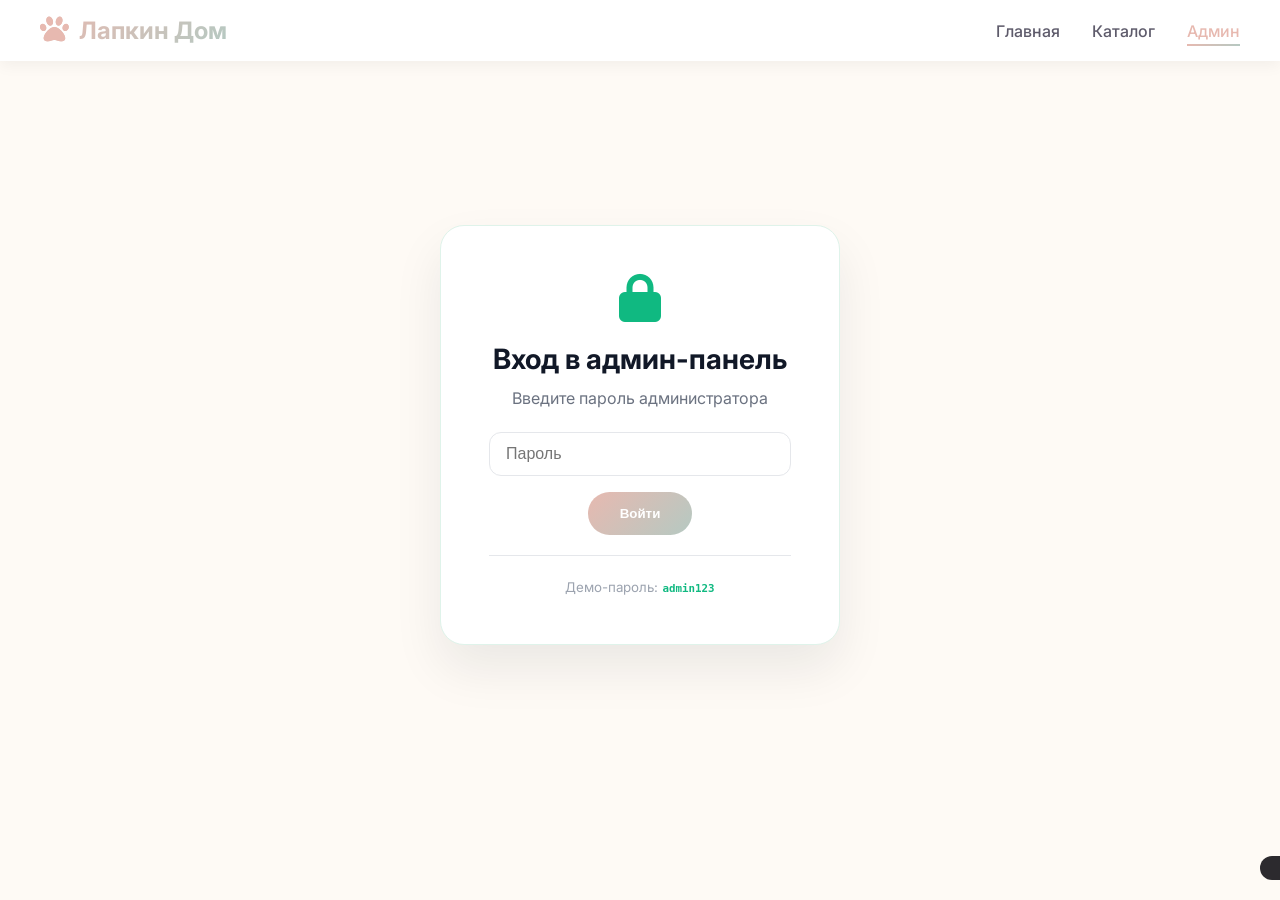
<file: admin.html>
<!DOCTYPE html>
<html lang="ru">
  <head>
    <meta charset="UTF-8" />
    <meta name="viewport" content="width=device-width, initial-scale=1.0" />
    <title>Лапкин Дом - Админ-панель</title>
    <link
      rel="stylesheet"
      href="https://cdnjs.cloudflare.com/ajax/libs/font-awesome/6.0.0-beta3/css/all.min.css"
    />
    <link
      href="https://fonts.googleapis.com/css2?family=Inter:opsz,wght@14..32,300;14..32,400;14..32,500;14..32,600;14..32,700&display=swap"
      rel="stylesheet"
    />
    <link rel="stylesheet" href="style.css" />
  </head>
  <body>
    <!-- Навигация -->
    <nav class="navbar">
      <div class="container">
        <div class="nav-wrapper">
          <a href="index.html" class="logo" aria-label="Перейти на главную">
            <i class="fas fa-paw"></i>
            <span>Лапкин Дом</span>
          </a>
          <div class="nav-links">
            <a href="index.html">Главная</a>
            <a href="catalog.html">Каталог</a>
            <a href="admin.html" class="active">Админ</a>
          </div>
          <button class="mobile-menu-btn" id="mobileMenuBtn">
            <i class="fas fa-bars"></i>
          </button>
        </div>
      </div>
    </nav>

    <main class="admin-main">
      <div class="container">
        <!-- Проверка авторизации -->
        <div id="adminAuth" class="admin-auth" style="display: none">
          <div class="login-card">
            <i class="fas fa-lock"></i>
            <h2>Вход в админ-панель</h2>
            <p>Введите пароль администратора</p>
            <input
              type="password"
              id="adminPassword"
              placeholder="Пароль"
              class="admin-input"
            />
            <button id="loginAdminBtn" class="btn-primary">Войти</button>
            <div class="demo-info">
              <small>Демо-пароль: <strong>admin123</strong></small>
            </div>
          </div>
        </div>

        <!-- Админ-панель -->
        <div id="adminPanel" style="display: none">
          <div class="admin-panel-header">
            <div class="admin-panel-copy">
              <span class="admin-panel-badge">Панель управления</span>
              <h1>Админка приюта</h1>
              <p>
                Управляйте животными, заявками, пользователями и опекой в одном месте.
              </p>
            </div>
            <div class="admin-panel-actions">
              <button id="logoutAdminBtn" class="btn-secondary logout-admin-btn">
                Выйти из админки
              </button>
            </div>
          </div>

          <!-- Статистика -->
          <div class="admin-stats">
            <div class="stat-card">
              <i class="fas fa-paw"></i>
              <div class="stat-info">
                <h3 id="totalAnimals">0</h3>
                <p>Всего животных</p>
              </div>
            </div>
            <div class="stat-card">
              <i class="fas fa-users"></i>
              <div class="stat-info">
                <h3 id="totalUsers">0</h3>
                <p>Пользователей</p>
              </div>
            </div>
            <div class="stat-card">
              <i class="fas fa-heart"></i>
              <div class="stat-info">
                <h3 id="totalAdopted">0</h3>
                <p>Нашли дом</p>
              </div>
            </div>
            <div class="stat-card">
              <i class="fas fa-shopping-cart"></i>
              <div class="stat-info">
                <h3 id="totalSponsorships">0</h3>
                <p>Активных опек</p>
              </div>
            </div>
          </div>

          <!-- Вкладки -->
          <div class="admin-tabs">
            <button class="tab-btn active" data-tab="animals">
              <i class="fas fa-paw"></i> Животные
            </button>
            <button class="tab-btn" data-tab="applications">
              <i class="fas fa-file-alt"></i> Заявки
            </button>
            <button class="tab-btn" data-tab="users">
              <i class="fas fa-users"></i> Пользователи
            </button>
            <button class="tab-btn" data-tab="sponsorships">
              <i class="fas fa-heart"></i> Опека
            </button>
            <button class="tab-btn" data-tab="settings">
              <i class="fas fa-cog"></i> Настройки
            </button>
          </div>

          <!-- Животные -->
          <div class="tab-content active" id="animalsTab">
            <div class="admin-actions">
              <button class="btn-primary" id="addAnimalBtn">
                <i class="fas fa-plus"></i> Добавить животное
              </button>
              <div class="search-box">
                <i class="fas fa-search"></i>
                <input
                  type="text"
                  id="searchAnimals"
                  placeholder="Поиск по имени..."
                />
              </div>
            </div>
            <div class="animals-table-wrapper table-panel">
              <table class="admin-table">
                <thead>
                  <tr>
                    <th>Фото</th>
                    <th>Имя</th>
                    <th>Тип</th>
                    <th>Возраст</th>
                    <th>Статус</th>
                    <th>Цена</th>
                    <th>Действия</th>
                  </tr>
                </thead>
                <tbody id="animalsTableBody"></tbody>
              </table>
            </div>
          </div>

          <!-- Заявки -->
          <div class="tab-content" id="applicationsTab">
            <div class="admin-actions">
              <select id="applicationFilter" class="filter-select">
                <option value="all">Все заявки</option>
                <option value="pending">На рассмотрении</option>
                <option value="approved">Одобрены</option>
                <option value="rejected">Отклонены</option>
              </select>
            </div>
            <div class="applications-table-wrapper table-panel">
              <table class="admin-table">
                <thead>
                  <tr>
                    <th>ID</th>
                    <th>Дата</th>
                    <th>Заявитель</th>
                    <th>Телефон</th>
                    <th>Животное</th>
                    <th>Статус</th>
                    <th>Действия</th>
                  </tr>
                </thead>
                <tbody id="applicationsTableBody"></tbody>
              </table>
            </div>
          </div>

          <!-- Пользователи -->
          <div class="tab-content" id="usersTab">
            <div class="users-list" id="usersList"></div>
          </div>

          <!-- Опека -->
          <div class="tab-content" id="sponsorshipsTab">
            <div class="sponsorships-list" id="sponsorshipsList"></div>
          </div>

          <!-- Настройки -->
          <div class="tab-content" id="settingsTab">
            <div class="settings-form">
              <h3>Общие настройки сайта</h3>
              <div class="form-group">
                <label>Название приюта</label>
                <input
                  type="text"
                  id="shelterName"
                  class="form-control"
                  value="Лапкин Дом"
                />
              </div>
              <div class="form-group">
                <label>Телефон</label>
                <input
                  type="text"
                  id="shelterPhone"
                  class="form-control"
                  value="+7 (999) 123-45-67"
                />
              </div>
              <div class="form-group">
                <label>Email</label>
                <input
                  type="email"
                  id="shelterEmail"
                  class="form-control"
                  value="info@lapkindom.ru"
                />
              </div>
              <div class="form-group">
                <label>Адрес</label>
                <input
                  type="text"
                  id="shelterAddress"
                  class="form-control"
                  value="ул. Добрая, 15"
                />
              </div>
              <div class="form-group">
                <label>Описание приюта</label>
                <textarea id="shelterDescription" class="form-control" rows="4">
Приют для животных с любовью и заботой о каждом хвостике</textarea
                >
              </div>
              <button class="btn-primary" id="saveSettingsBtn">
                Сохранить настройки
              </button>
            </div>
          </div>
        </div>
      </div>
    </main>

    <!-- Модальное окно для добавления/редактирования животного -->
    <div id="animalModal" class="modal">
      <div class="modal-content">
        <div class="modal-header">
          <h3 id="animalModalTitle">Добавить животное</h3>
          <button class="close-modal">&times;</button>
        </div>
        <div class="modal-body">
          <form id="animalForm">
            <div class="form-group">
              <label>Имя *</label>
              <input
                type="text"
                id="animalName"
                class="form-control"
                required
              />
            </div>
            <div class="form-group">
              <label>Тип</label>
              <select id="animalType" class="form-control">
                <option value="dog">Собака</option>
                <option value="cat">Кошка</option>
                <option value="other">Другое</option>
              </select>
            </div>
            <div class="form-group">
              <label>Порода</label>
              <input type="text" id="animalBreed" class="form-control" />
            </div>
            <div class="form-group">
              <label>Возраст</label>
              <input
                type="text"
                id="animalAge"
                class="form-control"
                placeholder="например: 2 года"
              />
            </div>
            <div class="form-group">
              <label>Пол</label>
              <select id="animalGender" class="form-control">
                <option value="Мальчик">Мальчик</option>
                <option value="Девочка">Девочка</option>
              </select>
            </div>
            <div class="form-group">
              <label>Статус</label>
              <select id="animalStatus" class="form-control">
                <option value="Ищет дом">Ищет дом</option>
                <option value="Найден дом">Найден дом</option>
                <option value="На лечении">На лечении</option>
              </select>
            </div>
            <div class="form-group">
              <label>Цена опеки (₽/мес)</label>
              <input
                type="number"
                id="animalPrice"
                class="form-control"
                value="1000"
              />
            </div>
            <div class="form-group">
              <label>Краткое описание</label>
              <textarea
                id="animalMiniDesc"
                class="form-control"
                rows="2"
              ></textarea>
            </div>
            <div class="form-group">
              <label>Полное описание</label>
              <textarea
                id="animalFullDesc"
                class="form-control"
                rows="3"
              ></textarea>
            </div>
            <div class="form-group">
              <label>Фото (URL)</label>
              <input
                type="url"
                id="animalPhoto"
                class="form-control"
                placeholder="https://..."
              />
            </div>
          </form>
        </div>
        <div class="modal-footer">
          <button class="btn-secondary cancel-modal">Отмена</button>
          <button class="btn-primary save-animal">Сохранить</button>
        </div>
      </div>
    </div>

    <!-- Модальное окно для просмотра заявки -->
    <div id="applicationModal" class="modal">
      <div class="modal-content">
        <div class="modal-header">
          <h3>Детали заявки</h3>
          <button class="close-modal">&times;</button>
        </div>
        <div class="modal-body" id="applicationDetails"></div>
        <div class="modal-footer">
          <button class="btn-secondary reject-app">Отклонить</button>
          <button class="btn-primary approve-app">Одобрить</button>
        </div>
      </div>
    </div>

    <div id="toastMessage" class="toast"></div>

    <script src="data.js"></script>
    <script src="admin.js"></script>
  </body>
</html>
</file>
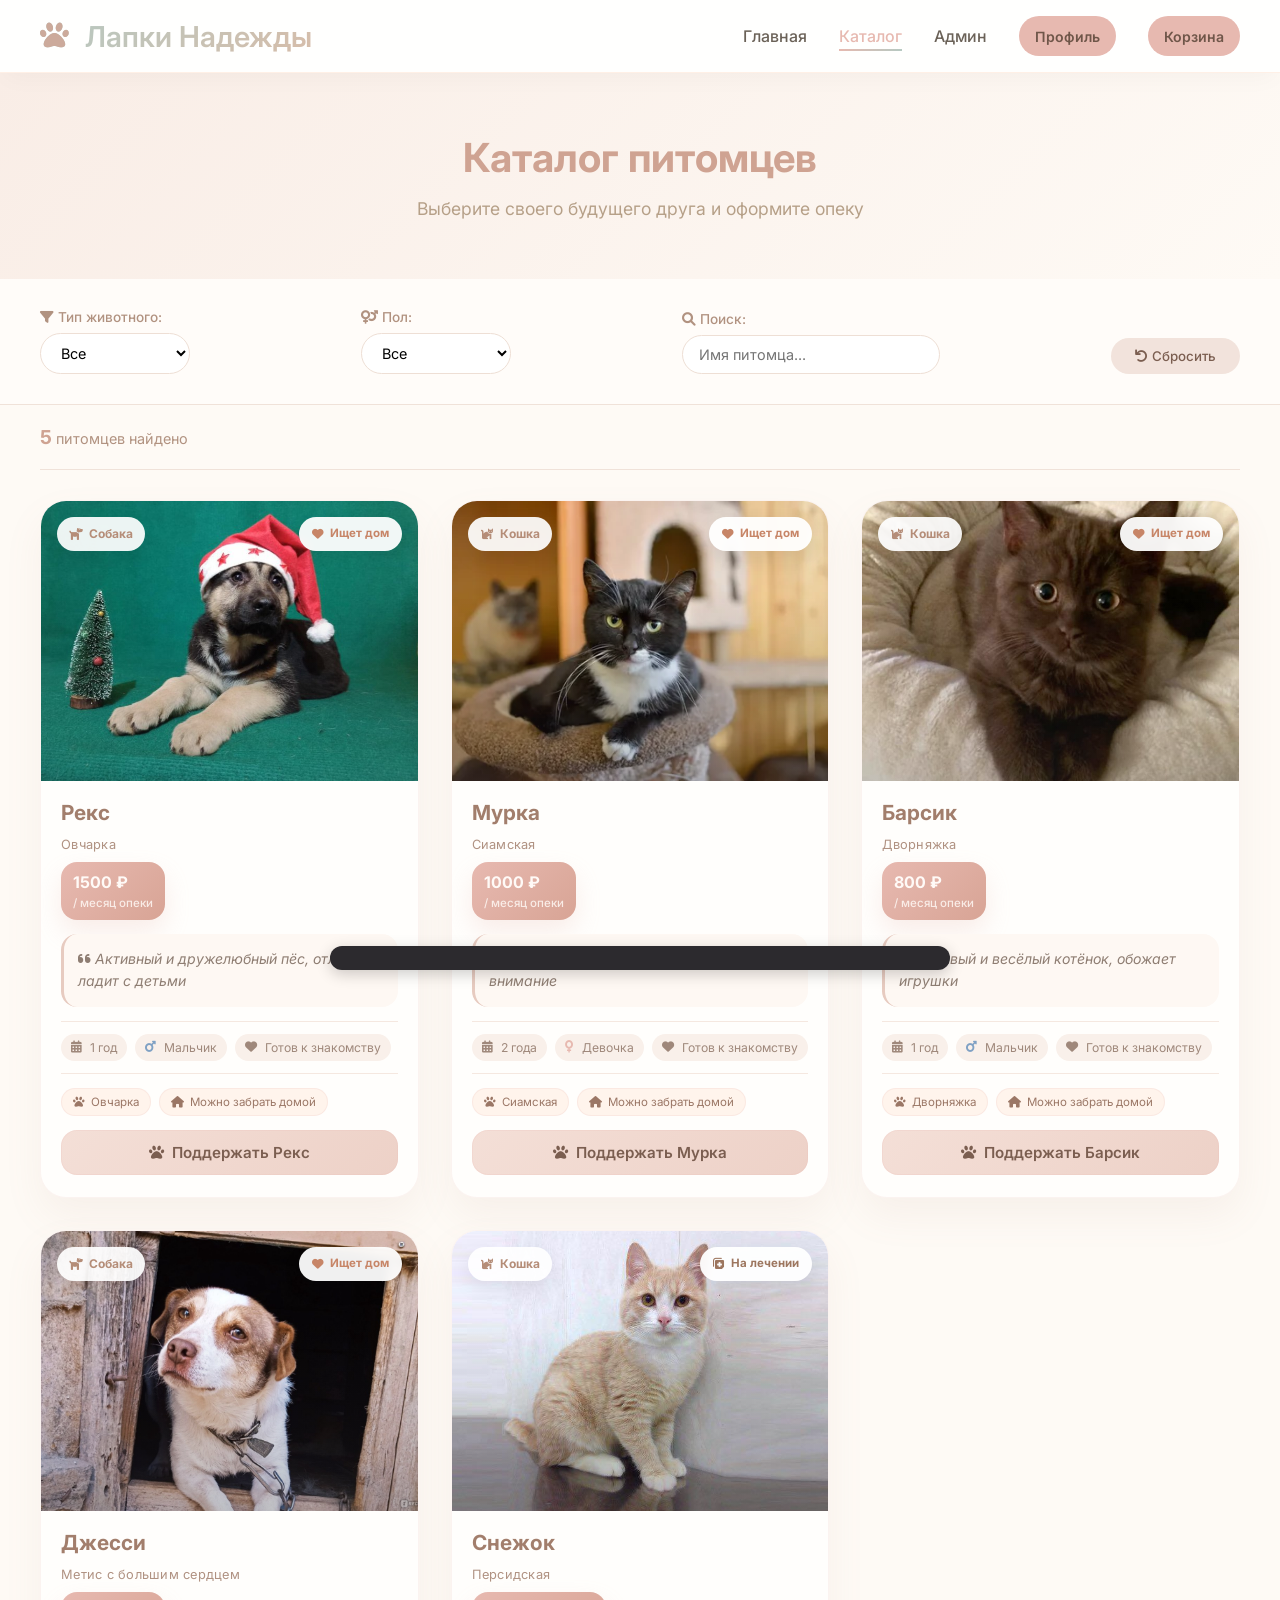
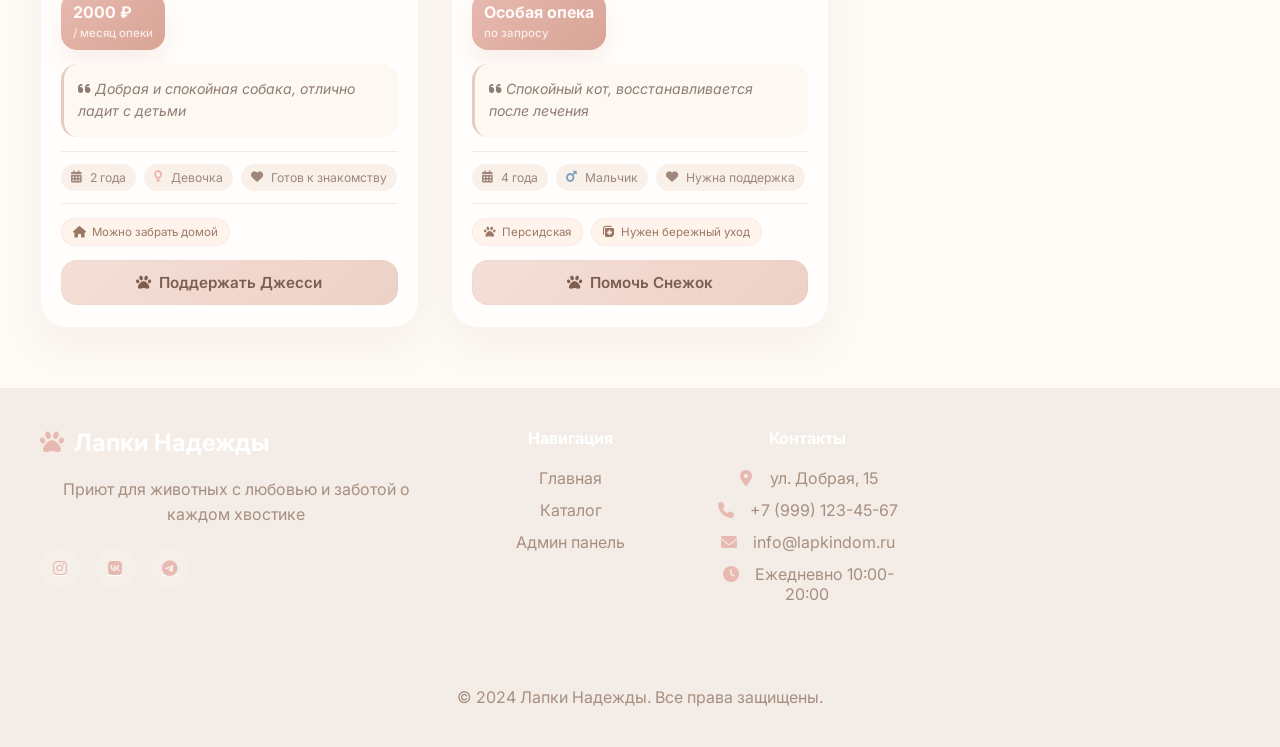
<file: catalog.html>
<!DOCTYPE html>
<html lang="ru">
<head>
    <meta charset="UTF-8">
    <meta name="viewport" content="width=device-width, initial-scale=1.0">
    <title>Лапки Надежды - Каталог питомцев</title>
    <link rel="stylesheet" href="https://cdnjs.cloudflare.com/ajax/libs/font-awesome/6.0.0-beta3/css/all.min.css">
    <link href="https://fonts.googleapis.com/css2?family=Inter:opsz,wght@14..32,300;14..32,400;14..32,500;14..32,600;14..32,700;14..32,800&display=swap" rel="stylesheet">
    <link rel="stylesheet" href="style.css">
    <link rel="stylesheet" href="catalog.css">
</head>
<body>

<div class="navbar">
    <div class="container">
        <div class="nav-wrapper">
            <a href="index.html" class="logo" aria-label="Перейти на главную">
                <i class="fas fa-paw"></i>
                <span>Лапки Надежды</span>
            </a>
            <div class="nav-links">
                <a href="index.html">Главная</a>
                <a href="catalog.html" class="active">Каталог</a>
                <a href="admin.html">Админ</a>
                <button class="icon-btn" id="openProfileBtn">
                    Профиль
                </button>
                <button class="icon-btn cart-btn" id="cartIconBtn">
                    Корзина
                </button>
            </div>
            <button class="mobile-menu-btn" id="mobileMenuBtn">
                <i class="fas fa-bars"></i>
            </button>
        </div>
    </div>
</div>

<main>
    <section class="catalog-hero">
        <div class="container">
            <h1>Каталог питомцев</h1>
            <p>Выберите своего будущего друга и оформите опеку</p>
        </div>
    </section>

    <section class="catalog-filters">
        <div class="container">
            <div class="filters-wrapper">
                <div class="filter-group">
                    <label><i class="fas fa-filter"></i> Тип животного:</label>
                    <select id="filterType">
                        <option value="all">Все</option>
                        <option value="cat">Кошки</option>
                        <option value="dog">Собаки</option>
                        <option value="other">Другие</option>
                    </select>
                </div>
                <div class="filter-group">
                    <label><i class="fas fa-venus-mars"></i> Пол:</label>
                    <select id="filterGender">
                        <option value="all">Все</option>
                        <option value="Мальчик">♂ Мальчики</option>
                        <option value="Девочка">♀ Девочки</option>
                    </select>
                </div>
                <div class="filter-group">
                    <label><i class="fas fa-search"></i> Поиск:</label>
                    <input type="text" id="searchInput" placeholder="Имя питомца...">
                </div>
                <button id="resetFilters" class="reset-btn"><i class="fas fa-undo"></i> Сбросить</button>
            </div>
        </div>
    </section>

    <section class="catalog-content">
        <div class="container">
            <div class="catalog-stats">
                <span id="petsCount">0</span> питомцев найдено
            </div>
            <div class="pets-grid" id="catalogGrid"></div>
        </div>
    </section>
</main>

<footer>
    <div class="container">
        <div class="footer-grid">
            <div class="footer-col">
                <div class="footer-logo">
                    <i class="fas fa-paw"></i>
                    <span>Лапки Надежды</span>
                </div>
                <p>Приют для животных с любовью и заботой о каждом хвостике</p>
                <div class="social-links">
                    <a href="#"><i class="fab fa-instagram"></i></a>
                    <a href="#"><i class="fab fa-vk"></i></a>
                    <a href="#"><i class="fab fa-telegram"></i></a>
                </div>
            </div>
            <div class="footer-col">
                <h4>Навигация</h4>
                <ul>
                    <li><a href="index.html">Главная</a></li>
                    <li><a href="catalog.html">Каталог</a></li>
                    <li><a href="admin.html">Админ панель</a></li>
                </ul>
            </div>
            <div class="footer-col">
                <h4>Контакты</h4>
                <ul>
                    <li><i class="fas fa-map-marker-alt"></i> ул. Добрая, 15</li>
                    <li><i class="fas fa-phone"></i> +7 (999) 123-45-67</li>
                    <li><i class="fas fa-envelope"></i> info@lapkindom.ru</li>
                    <li><i class="fas fa-clock"></i> Ежедневно 10:00-20:00</li>
                </ul>
            </div>
        </div>
        <div class="footer-bottom">
            <p>© 2024 Лапки Надежды. Все права защищены.</p>
        </div>
    </div>
</footer>

<!-- Модальные окна -->
<div id="profileModal" class="modal">
    <div class="modal-content">
        <div class="modal-header">
            <h3><i class="fas fa-user-circle"></i> Личный кабинет</h3>
            <button class="close-modal" id="closeProfileModal">&times;</button>
        </div>
        <div class="auth-switch" id="authSwitch">
            <button id="authModeLoginBtn" class="auth-tab active">Вход</button>
            <button id="authModeRegisterBtn" class="auth-tab">Регистрация</button>
        </div>

        <div id="accountPanel" class="auth-panel account-panel">
            <div class="account-card">
                <div class="account-row">
                    <span class="account-label">Имя</span>
                    <strong id="accountNameValue"></strong>
                </div>
                <div class="account-row">
                    <span class="account-label">Email</span>
                    <strong id="accountEmailValue"></strong>
                </div>
                <div class="account-row">
                    <span class="account-label">Телефон</span>
                    <strong id="accountPhoneValue"></strong>
                </div>
                <div class="account-row">
                    <span class="account-label">Пожертвовано</span>
                    <strong id="accountDonationValue">0 ₽</strong>
                </div>
            </div>
            <div class="logout-area">
                <button id="logoutBtn" class="btn-secondary w-100">Выйти</button>
            </div>
        </div>

        <div id="loginPanel" class="auth-panel active">
            <div class="profile-field">
                <label>Email</label>
                <input type="email" id="loginEmail" placeholder="example@mail.ru">
            </div>
            <div class="profile-field">
                <label>Телефон</label>
                <input type="tel" id="loginPhone" placeholder="+7 (___) ___-__-__">
            </div>
            <button id="loginBtn" class="btn-primary w-100">Войти</button>
            <div class="auth-note">Демо-вход: demo@lapkindom.ru / +7 (999) 123-45-67</div>
        </div>

        <div id="registerPanel" class="auth-panel">
            <div class="profile-field">
                <label>Ваше имя</label>
                <input type="text" id="profileName" placeholder="Введите ваше имя">
            </div>
            <div class="profile-field">
                <label>Email</label>
                <input type="email" id="profileEmail" placeholder="example@mail.ru">
            </div>
            <div class="profile-field">
                <label>Телефон</label>
                <input type="tel" id="profilePhone" placeholder="+7 (___) ___-__-__">
            </div>
            <button id="saveProfileBtn" class="btn-primary w-100">Зарегистрироваться</button>
        </div>
    </div>
</div>

<div id="cartModal" class="modal">
    <div class="modal-content">
        <div class="modal-header">
            <h3><i class="fas fa-shopping-cart"></i> Моя корзина</h3>
            <button class="close-modal" id="closeCartModal">&times;</button>
        </div>
        <div id="cartItemsList"></div>
        <div id="cartTotal" class="cart-total"></div>
        <button id="checkoutBtn" class="btn-primary w-100">Оформить опеку</button>
    </div>
</div>

<div id="petModal" class="modal">
    <div class="modal-content pet-modal-content">
        <div class="modal-header">
            <h3 id="petModalTitle">Карточка питомца</h3>
            <button class="close-modal" id="closePetModal">&times;</button>
        </div>
        <div id="petModalBody"></div>
        <div class="modal-footer pet-modal-footer">
            <button id="closePetModalFooter" class="btn-secondary">Закрыть</button>
            <button id="petModalActionBtn" class="btn-primary"></button>
        </div>
    </div>
</div>

<div id="toastMessage" class="toast"></div>

<script src="data.js"></script>
<script src="script.js"></script>
<script>
    // ========== ПЕРЕМЕННЫЕ ДЛЯ КАТАЛОГА ==========
    let currentFilter = { type: "all", gender: "all", search: "" };

    function getPetTypeConfig(type) {
        const typeMap = {
            dog: { label: "Собака", icon: "fa-dog" },
            cat: { label: "Кошка", icon: "fa-cat" },
            other: { label: "Друг", icon: "fa-paw" }
        };

        return typeMap[type] || typeMap.other;
    }

    function getPetStatusConfig(status) {
        if (status === "На лечении") {
            return { icon: "fa-notes-medical", className: "status-care" };
        }

        if (status === "Найден дом") {
            return { icon: "fa-house", className: "status-home" };
        }

        return { icon: "fa-heart", className: "status-search" };
    }

    function getPetPriceLabel(price) {
        return price > 0
            ? `${price} ₽ <span>/ месяц опеки</span>`
            : `Особая опека <span>по запросу</span>`;
    }

    function getPetFeatureTags(pet) {
        const tags = [];

        if (pet.breed && pet.breed !== "-") {
            tags.push({ icon: "fa-paw", label: pet.breed });
        }

        if (pet.status === "Ищет дом") {
            tags.push({ icon: "fa-house", label: "Можно забрать домой" });
        } else if (pet.status === "На лечении") {
            tags.push({ icon: "fa-notes-medical", label: "Нужен бережный уход" });
        } else {
            tags.push({ icon: "fa-heart", label: "Уже в семье" });
        }

        return tags;
    }

    // ========== СОЗДАНИЕ КАРТОЧКИ ==========
    function createPetCard(pet) {
        const card = document.createElement("div");
        card.className = "pet-card";
        card.dataset.petId = pet.id;
        card.tabIndex = 0;
        card.setAttribute("role", "button");
        card.setAttribute("aria-label", `Открыть карточку питомца ${pet.name}`);
        
        const typeConfig = getPetTypeConfig(pet.type);
        const statusConfig = getPetStatusConfig(pet.status);
        const genderIcon = pet.gender === "Мальчик" ? "fa-mars" : "fa-venus";
        const genderColor = pet.gender === "Мальчик" ? "#7fa1c4" : "#e7b9b0";
        const hasPhoto = pet.photoUrl && pet.photoUrl.trim() !== "";
        const featureTags = getPetFeatureTags(pet)
            .map((tag) => `<span class="feature-tag"><i class="fas ${tag.icon}"></i> ${tag.label}</span>`)
            .join("");
        const actionLabel = pet.status === "На лечении" || pet.price === 0
            ? `Помочь ${pet.name}`
            : `Поддержать ${pet.name}`;
        
        card.innerHTML = `
            <div class="pet-photo-container">
                ${hasPhoto ? `
                    <img class="pet-photo" src="${pet.photoUrl}" alt="${pet.name}">
                ` : `
                    <div class="pet-photo-placeholder">
                        <i class="fas ${typeConfig.icon}"></i>
                        <span>${pet.name} ждёт тебя!</span>
                    </div>
                `}
                <div class="pet-card-top">
                    <span class="pet-type pet-type-floating">
                        <i class="fas ${typeConfig.icon}"></i> ${typeConfig.label}
                    </span>
                    <div class="pet-badge ${statusConfig.className}">
                        <i class="fas ${statusConfig.icon}"></i> ${pet.status}
                    </div>
                </div>
            </div>
            <div class="pet-info">
                <div class="pet-header">
                    <div class="pet-title-block">
                        <h3 class="pet-name">${pet.name}</h3>
                        <span class="pet-breed">${pet.breed && pet.breed !== "-" ? pet.breed : "Метис с большим сердцем"}</span>
                    </div>
                    <div class="pet-price">
                        ${getPetPriceLabel(pet.price)}
                    </div>
                </div>
                <div class="pet-mini-desc">
                    <i class="fas fa-quote-left"></i> ${pet.miniDesc}
                </div>
                <div class="pet-details">
                    <div class="pet-age">
                        <i class="fas fa-calendar-alt"></i> ${pet.age}
                    </div>
                    <div class="pet-gender">
                        <i class="fas ${genderIcon}" style="color: ${genderColor};"></i> ${pet.gender}
                    </div>
                    <div class="pet-personality">
                        <i class="fas fa-heart"></i> ${pet.status === "Ищет дом" ? "Готов к знакомству" : pet.status === "На лечении" ? "Нужна поддержка" : "Счастлив дома"}
                    </div>
                </div>
                <div class="pet-features">
                    ${featureTags}
                </div>
                <button class="btn-add" data-id="${pet.id}" data-name="${pet.name}" data-price="${pet.price}">
                    <i class="fas fa-paw"></i> ${actionLabel}
                </button>
            </div>
        `;
        return card;
    }

    // ========== ФИЛЬТРАЦИЯ И ОТОБРАЖЕНИЕ ==========
    function filterAndRender() {
        let filtered = [...petsData];
        
        if (currentFilter.type !== "all") {
            filtered = filtered.filter(pet => pet.type === currentFilter.type);
        }
        if (currentFilter.gender !== "all") {
            filtered = filtered.filter(pet => pet.gender === currentFilter.gender);
        }
        if (currentFilter.search.trim() !== "") {
            filtered = filtered.filter(pet => 
                pet.name.toLowerCase().includes(currentFilter.search.toLowerCase())
            );
        }
        
        const countSpan = document.getElementById("petsCount");
        if (countSpan) countSpan.innerText = filtered.length;
        
        const grid = document.getElementById("catalogGrid");
        if (!grid) return;
        grid.innerHTML = "";
        
        filtered.forEach(pet => {
            const card = createPetCard(pet);
            grid.appendChild(card);
        });

        document.querySelectorAll('.pet-card[data-pet-id]').forEach(card => {
            card.addEventListener('click', () => {
                if (window.openPetModal) {
                    window.openPetModal(parseInt(card.dataset.petId, 10));
                }
            });

            card.addEventListener('keydown', (event) => {
                if (event.key === 'Enter' || event.key === ' ') {
                    event.preventDefault();
                    if (window.openPetModal) {
                        window.openPetModal(parseInt(card.dataset.petId, 10));
                    }
                }
            });
        });
        
        // Добавляем обработчики для кнопок "Поддержать"
        document.querySelectorAll('.btn-add').forEach(btn => {
            btn.addEventListener('click', (e) => {
                e.stopPropagation();
                const id = parseInt(btn.dataset.id);
                if (window.openPetModal) {
                    window.openPetModal(id);
                }
            });
        });
    }

    // ========== ИНИЦИАЛИЗАЦИЯ ФИЛЬТРОВ ==========
    function initFilters() {
        const filterType = document.getElementById("filterType");
        const filterGender = document.getElementById("filterGender");
        const searchInput = document.getElementById("searchInput");
        const resetBtn = document.getElementById("resetFilters");
        
        if (filterType) {
            filterType.addEventListener("change", (e) => {
                currentFilter.type = e.target.value;
                filterAndRender();
            });
        }
        if (filterGender) {
            filterGender.addEventListener("change", (e) => {
                currentFilter.gender = e.target.value;
                filterAndRender();
            });
        }
        if (searchInput) {
            searchInput.addEventListener("input", (e) => {
                currentFilter.search = e.target.value;
                filterAndRender();
            });
        }
        if (resetBtn) {
            resetBtn.addEventListener("click", () => {
                currentFilter = { type: "all", gender: "all", search: "" };
                if (filterType) filterType.value = "all";
                if (filterGender) filterGender.value = "all";
                if (searchInput) searchInput.value = "";
                filterAndRender();
            });
        }
    }

    // ========== ЗАПУСК ==========
    document.addEventListener('DOMContentLoaded', () => {
        if (typeof petsData !== 'undefined') {
            filterAndRender();
            initFilters();
        }
        
        // Проверяем, что функции из script.js доступны
        if (typeof window.loadStorage === 'function') {
            window.loadStorage();
        }
        if (typeof window.initModals === 'function') {
            window.initModals();
        }
    });
</script>
</body>
</html>
</file>
<file: style.css>
/* ========== ПЕРЕМЕННЫЕ ========== */
:root {
  --primary: #e7b9b0;
  --primary-dark: #d6a292;
  --secondary: #b5c9c2;
  --dark: #5e5b6b;
  --light: #fefaf5;
  --white: #ffffff;
  --gradient: linear-gradient(135deg, #e7b9b0, #b5c9c2);
  --gradient-dark: linear-gradient(135deg, #d6a292, #9eb3b0);
  --shadow-sm: 0 4px 15px rgba(0, 0, 0, 0.05);
  --shadow-md: 0 10px 30px rgba(0, 0, 0, 0.08);
  --shadow-lg: 0 20px 50px rgba(0, 0, 0, 0.12);
  --shadow-hover: 0 20px 40px rgba(231, 185, 176, 0.3);
}

* {
  margin: 0;
  padding: 0;
  box-sizing: border-box;
}

.container {
  width: min(100%, 1248px);
  margin: 0 auto;
  padding: 0 24px;
}

html {
  scroll-behavior: smooth;
}

body {
  font-family: "Inter", sans-serif;
  background: var(--light);
  color: var(--dark);
  overflow-x: hidden;
  cursor: none;
}

/* ========== КАСТОМНЫЙ КУРСОР ========== */
.cursor-follower {
  width: 30px;
  height: 30px;
  border: 2px solid var(--primary);
  border-radius: 50%;
  position: fixed;
  pointer-events: none;
  z-index: 9999;
  transition: transform 0.2s ease;
  transform: translate(-50%, -50%);
}

button:hover ~ .cursor-follower,
a:hover ~ .cursor-follower {
  transform: translate(-50%, -50%) scale(1.5);
  background: rgba(231, 185, 176, 0.2);
}

/* ========== НАВИГАЦИЯ ========== */
.navbar {
  position: fixed;
  top: 0;
  left: 0;
  right: 0;
  background: rgba(255, 255, 255, 0.95);
  backdrop-filter: blur(10px);
  z-index: 1000;
  padding: 16px 0;
  box-shadow: var(--shadow-sm);
}

.nav-wrapper {
  display: flex;
  justify-content: space-between;
  align-items: center;
}

.logo {
  display: flex;
  align-items: center;
  gap: 10px;
  font-size: 1.5rem;
  font-weight: 700;
  background: var(--gradient);
  -webkit-background-clip: text;
  background-clip: text;
  color: transparent;
  text-decoration: none;
  transition: opacity 0.25s ease;
}

.logo i {
  background: none;
  color: var(--primary);
  font-size: 1.8rem;
}

.logo:hover {
  opacity: 0.88;
}

.logo:focus-visible {
  outline: 3px solid rgba(231, 185, 176, 0.45);
  outline-offset: 6px;
  border-radius: 12px;
}

.nav-links {
  display: flex;
  align-items: center;
  gap: 32px;
}

.nav-links a {
  text-decoration: none;
  color: var(--dark);
  font-weight: 500;
  transition: color 0.3s;
  position: relative;
}

.nav-links a:hover,
.nav-links a.active {
  color: var(--primary);
}

.nav-links a::after {
  content: "";
  position: absolute;
  bottom: -5px;
  left: 0;
  width: 0;
  height: 2px;
  background: var(--gradient);
  transition: width 0.3s;
}

.nav-links a:hover::after,
.nav-links a.active::after {
  width: 100%;
}

.icon-btn {
  background: var(--primary);
  border: none;
  min-height: 40px;
  padding: 10px 16px;
  border-radius: 999px;
  cursor: pointer;
  position: relative;
  transition: transform 0.3s, background 0.3s, color 0.3s;
  display: inline-flex;
  align-items: center;
  justify-content: center;
  gap: 8px;
  font-size: 0.88rem;
  font-weight: 600;
  color: #6f5649;
  white-space: nowrap;
}

.icon-btn:hover {
  transform: scale(1.1);
  background: var(--primary-dark);
  color: white;
}

.cart-btn {
  gap: 6px;
}

.cart-badge {
  position: static;
  transform: none;
  background: transparent;
  color: currentColor;
  font-size: 0.82rem;
  font-weight: 700;
  padding: 0;
  border-radius: 0;
  min-width: auto;
}

.mobile-menu-btn {
  display: none;
  background: none;
  border: none;
  font-size: 1.5rem;
  cursor: pointer;
  color: var(--dark);
  width: 44px;
  height: 44px;
  border-radius: 50%;
  transition: background 0.3s, color 0.3s, transform 0.3s;
}

.mobile-menu-btn:hover,
.mobile-menu-btn.active {
  background: rgba(231, 185, 176, 0.15);
  color: var(--primary);
}

body.mobile-menu-open {
  overflow: hidden;
}

.admin-main {
  padding: 120px 0 48px;
}

/* ========== ГЕРОЙ ========== */
.hero {
  padding: 120px 0 80px;
  overflow: hidden;
}

.hero-grid {
  display: grid;
  grid-template-columns: 1fr 1fr;
  gap: 60px;
  align-items: center;
}

.hero-badge {
  display: inline-block;
  background: rgba(231, 185, 176, 0.2);
  padding: 8px 20px;
  border-radius: 40px;
  font-size: 0.85rem;
  color: var(--primary);
  margin-bottom: 24px;
}

.hero-title {
  font-size: 3.5rem;
  font-weight: 800;
  line-height: 1.2;
  margin-bottom: 24px;
}

.gradient-text {
  background: var(--gradient);
  -webkit-background-clip: text;
  background-clip: text;
  color: transparent;
}

.hero-text {
  font-size: 1.1rem;
  line-height: 1.6;
  color: #8b7a6c;
  margin-bottom: 32px;
}

.hero-buttons {
  display: flex;
  gap: 20px;
  margin-bottom: 48px;
}

.btn-primary {
  display: inline-flex;
  align-items: center;
  gap: 10px;
  padding: 14px 32px;
  background: var(--gradient);
  color: white;
  text-decoration: none;
  border-radius: 50px;
  font-weight: 600;
  transition: all 0.3s;
  border: none;
  cursor: pointer;
}

.btn-primary:hover {
  transform: translateY(-3px);
  box-shadow: var(--shadow-hover);
}

.btn-secondary {
  display: inline-flex;
  align-items: center;
  gap: 10px;
  padding: 14px 32px;
  background: transparent;
  border: 2px solid var(--primary);
  color: var(--primary);
  text-decoration: none;
  border-radius: 50px;
  font-weight: 600;
  transition: all 0.3s;
  cursor: pointer;
}

.btn-secondary:hover {
  background: var(--primary);
  color: white;
}

.btn-large {
  padding: 16px 40px;
  font-size: 1.1rem;
}

.btn-outline {
  display: inline-flex;
  align-items: center;
  gap: 10px;
  padding: 12px 28px;
  background: transparent;
  border: 2px solid var(--primary);
  color: var(--primary);
  text-decoration: none;
  border-radius: 50px;
  font-weight: 600;
  transition: all 0.3s;
}

.btn-outline:hover {
  background: var(--primary);
  color: white;
  transform: translateX(5px);
}

.hero-stats {
  display: flex;
  gap: 48px;
}

.stat {
  display: flex;
  flex-direction: column;
}

.stat-number {
  font-size: 2rem;
  font-weight: 800;
  color: var(--primary);
}

.stat-label {
  font-size: 0.85rem;
  color: #b19280;
}

.hero-image {
  position: relative;
}

.hero-img-wrapper {
  border-radius: 30px;
  overflow: hidden;
  box-shadow: var(--shadow-lg);
}

.hero-img-wrapper img {
  width: 100%;
  height: auto;
  display: block;
}

.floating-card {
  position: absolute;
  background: white;
  padding: 12px 20px;
  border-radius: 50px;
  display: flex;
  align-items: center;
  gap: 10px;
  box-shadow: var(--shadow-md);
  animation: float 3s ease-in-out infinite;
}

.floating-card i {
  font-size: 1.2rem;
  color: var(--primary);
}

.card-1 {
  top: -20px;
  left: -20px;
  animation-delay: 0s;
}

.card-2 {
  bottom: 40px;
  right: -30px;
  animation-delay: 1s;
}

@keyframes float {
  0%,
  100% {
    transform: translateY(0);
  }
  50% {
    transform: translateY(-10px);
  }
}

/* ========== СЕКЦИИ ========== */
.section-header {
  text-align: center;
  margin-bottom: 60px;
}

.section-tag {
  display: inline-block;
  padding: 6px 16px;
  background: rgba(231, 185, 176, 0.15);
  border-radius: 30px;
  font-size: 0.85rem;
  color: var(--primary);
  margin-bottom: 16px;
}

.section-title {
  font-size: 2.5rem;
  font-weight: 700;
  margin-bottom: 16px;
}

.section-subtitle {
  font-size: 1rem;
  color: #b19280;
  max-width: 600px;
  margin: 0 auto;
}

/* ========== ПРЕИМУЩЕСТВА ========== */
.features {
  padding: 80px 0;
  background: white;
}

.features-grid {
  display: grid;
  grid-template-columns: repeat(auto-fit, minmax(300px, 1fr));
  gap: 40px;
}

.feature-card {
  text-align: center;
  padding: 40px 30px;
  background: var(--light);
  border-radius: 30px;
  transition: all 0.3s;
}

.feature-card:hover {
  transform: translateY(-10px);
  box-shadow: var(--shadow-md);
}

.feature-icon {
  width: 80px;
  height: 80px;
  background: var(--gradient);
  border-radius: 50%;
  display: flex;
  align-items: center;
  justify-content: center;
  margin: 0 auto 24px;
}

.feature-icon i {
  font-size: 2rem;
  color: white;
}

.feature-card h3 {
  font-size: 1.3rem;
  margin-bottom: 12px;
}

.feature-card p {
  color: #b19280;
  line-height: 1.6;
}

/* ========== СЛАЙДЕР ========== */
.popular-pets {
  padding: 80px 0;
  background: var(--light);
}

.pets-slider {
  position: relative;
  overflow: hidden;
  margin-bottom: 30px;
}

.slider-container {
  display: flex;
  transition: transform 0.5s ease;
}

.slider-card {
  flex: 0 0 33.333%;
  padding: 0 15px;
}

.pet-card {
  background: white;
  border-radius: 24px;
  overflow: hidden;
  box-shadow: var(--shadow-sm);
  transition: all 0.3s;
}

.pet-card:hover {
  transform: translateY(-5px);
  box-shadow: var(--shadow-md);
}

.pet-img {
  position: relative;
  height: 250px;
  overflow: hidden;
}

.pet-img img {
  width: 100%;
  height: 100%;
  object-fit: cover;
  transition: transform 0.3s;
}

.pet-card:hover .pet-img img {
  transform: scale(1.05);
}

.pet-badge {
  position: absolute;
  top: 15px;
  right: 15px;
  background: rgba(255, 255, 255, 0.95);
  padding: 5px 12px;
  border-radius: 20px;
  font-size: 0.75rem;
  font-weight: 600;
  color: var(--primary);
}

.pet-info {
  padding: 20px;
}

.pet-info h3 {
  font-size: 1.3rem;
  margin-bottom: 8px;
  color: #a27e6c;
}

.pet-info p {
  font-size: 0.85rem;
  color: #9a8d82;
  margin-bottom: 12px;
  line-height: 1.5;
}

.pet-meta {
  display: flex;
  gap: 15px;
  margin-bottom: 12px;
  font-size: 0.8rem;
  color: #b19280;
}

.pet-meta i {
  margin-right: 4px;
}

.pet-price {
  font-size: 1.2rem;
  font-weight: 700;
  color: var(--primary);
  margin-bottom: 15px;
}

.btn-add {
  width: 100%;
  padding: 10px;
  background: #f2e3dc;
  border: none;
  border-radius: 30px;
  font-weight: 600;
  color: #7b5e50;
  cursor: pointer;
  transition: all 0.3s;
  display: flex;
  align-items: center;
  justify-content: center;
  gap: 8px;
}

.btn-add:hover {
  background: #e7cec2;
  transform: scale(1.02);
}

.slider-btn {
  position: absolute;
  top: 50%;
  transform: translateY(-50%);
  width: 50px;
  height: 50px;
  background: white;
  border: none;
  border-radius: 50%;
  box-shadow: var(--shadow-md);
  cursor: pointer;
  transition: all 0.3s;
  z-index: 10;
}

.slider-btn:hover {
  background: var(--primary);
  color: white;
}

.prev {
  left: -20px;
}

.next {
  right: -20px;
}

.slider-dots {
  display: flex;
  justify-content: center;
  gap: 10px;
  margin-top: 30px;
}

.slider-dot {
  width: 10px;
  height: 10px;
  border-radius: 50%;
  background: #e0d3c9;
  border: none;
  cursor: pointer;
  transition: all 0.3s;
}

.slider-dot.active {
  width: 30px;
  border-radius: 10px;
  background: var(--primary);
}

/* ========== ШАГИ ========== */
.how-it-works {
  padding: 80px 0;
  background: white;
}

.steps-grid {
  display: grid;
  grid-template-columns: repeat(auto-fit, minmax(250px, 1fr));
  gap: 30px;
}

.step-card {
  text-align: center;
  padding: 30px;
  position: relative;
}

.step-number {
  position: absolute;
  top: -15px;
  left: 50%;
  transform: translateX(-50%);
  width: 50px;
  height: 50px;
  background: var(--gradient);
  color: white;
  border-radius: 50%;
  display: flex;
  align-items: center;
  justify-content: center;
  font-weight: 700;
  font-size: 1.2rem;
}

.step-icon {
  width: 80px;
  height: 80px;
  background: rgba(231, 185, 176, 0.15);
  border-radius: 50%;
  display: flex;
  align-items: center;
  justify-content: center;
  margin: 30px auto 20px;
}

.step-icon i {
  font-size: 2rem;
  color: var(--primary);
}

.step-card h3 {
  margin-bottom: 12px;
}

.step-card p {
  color: #b19280;
  font-size: 0.9rem;
}

/* ========== ОТЗЫВЫ ========== */
.testimonials {
  padding: 80px 0;
  background: var(--light);
}

.testimonials-grid {
  display: grid;
  grid-template-columns: repeat(auto-fit, minmax(350px, 1fr));
  gap: 30px;
}

.testimonial-card {
  background: white;
  border-radius: 24px;
  padding: 30px;
  display: flex;
  gap: 20px;
  box-shadow: var(--shadow-sm);
  transition: all 0.3s;
}

.testimonial-card:hover {
  transform: translateY(-5px);
  box-shadow: var(--shadow-md);
}

.testimonial-img {
  width: 60px;
  height: 60px;
  border-radius: 50%;
  overflow: hidden;
}

.testimonial-img img {
  width: 100%;
  height: 100%;
  object-fit: cover;
}

.testimonial-content i {
  color: var(--primary);
  font-size: 1.2rem;
  margin-bottom: 12px;
  display: block;
}

.testimonial-content p {
  font-style: italic;
  margin-bottom: 16px;
  line-height: 1.6;
}

.testimonial-author h4 {
  font-size: 1rem;
  margin-bottom: 4px;
}

.stars {
  color: #ffc107;
  font-size: 0.8rem;
}

/* ========== CTA ========== */
.cta {
  padding: 80px 0;
  background: var(--gradient);
}

.cta-wrapper {
  display: grid;
  grid-template-columns: 1fr 1fr;
  gap: 60px;
  align-items: center;
}

.cta-content h2 {
  font-size: 2.5rem;
  color: white;
  margin-bottom: 16px;
}

.cta-content p {
  color: rgba(255, 255, 255, 0.9);
  margin-bottom: 32px;
  font-size: 1.1rem;
}

.cta-image img {
  width: 100%;
  border-radius: 30px;
  box-shadow: var(--shadow-lg);
}

/* ========== ФУТЕР ========== */
footer {
  background: #2c2a2e;
  color: #a78f80;
  padding: 60px 0 20px;
}

.footer-grid {
  display: grid;
  grid-template-columns: 2fr 1fr 1fr 1.5fr;
  gap: 40px;
  margin-bottom: 40px;
}

.footer-logo {
  display: flex;
  align-items: center;
  gap: 10px;
  font-size: 1.5rem;
  font-weight: 700;
  color: white;
  margin-bottom: 20px;
}

.footer-col p {
  margin-bottom: 20px;
  line-height: 1.6;
}

.social-links {
  display: flex;
  gap: 15px;
}

.social-links a {
  width: 40px;
  height: 40px;
  background: rgba(255, 255, 255, 0.1);
  border-radius: 50%;
  display: flex;
  align-items: center;
  justify-content: center;
  color: white;
  transition: all 0.3s;
}

.social-links a:hover {
  background: var(--primary);
  transform: translateY(-3px);
}

.footer-col h4 {
  color: white;
  margin-bottom: 20px;
}

.footer-col ul {
  list-style: none;
}

.footer-col ul li {
  margin-bottom: 12px;
}

.footer-col ul li a {
  color: #a78f80;
  text-decoration: none;
  transition: color 0.3s;
}

.footer-col ul li a:hover {
  color: var(--primary);
}

.footer-col ul li i {
  margin-right: 10px;
  width: 20px;
}

.subscribe-form {
  display: flex;
  gap: 10px;
  margin-top: 20px;
}

.subscribe-form input {
  flex: 1;
  padding: 12px;
  border: none;
  border-radius: 30px;
  background: rgba(255, 255, 255, 0.1);
  color: white;
}

.subscribe-form button {
  width: 45px;
  height: 45px;
  border-radius: 50%;
  background: var(--primary);
  border: none;
  color: white;
  cursor: pointer;
  transition: all 0.3s;
}

.subscribe-form button:hover {
  transform: scale(1.1);
}

.footer-bottom {
  text-align: center;
  padding-top: 30px;
  border-top: 1px solid rgba(255, 255, 255, 0.1);
}

/* ========== МОДАЛЬНЫЕ ОКНА ========== */
.modal {
  display: none;
  position: fixed;
  top: 0;
  left: 0;
  width: 100%;
  height: 100%;
  background: rgba(0, 0, 0, 0.5);
  backdrop-filter: blur(5px);
  z-index: 2000;
  align-items: center;
  justify-content: center;
}

.modal-content {
  background: white;
  width: 90%;
  max-width: 500px;
  border-radius: 30px;
  padding: 30px;
  animation: modalSlideIn 0.3s;
}

.pet-modal-content {
  max-width: 820px;
  padding: 24px;
}

@keyframes modalSlideIn {
  from {
    opacity: 0;
    transform: translateY(-50px);
  }
  to {
    opacity: 1;
    transform: translateY(0);
  }
}

.modal-header {
  display: flex;
  justify-content: space-between;
  align-items: center;
  margin-bottom: 24px;
}

.modal-header h3 {
  font-size: 1.5rem;
  color: #a27e6c;
}

.close-modal {
  background: none;
  border: none;
  font-size: 1.5rem;
  cursor: pointer;
  color: #b19280;
}

.pet-modal-layout {
  display: grid;
  grid-template-columns: minmax(280px, 1.1fr) minmax(0, 1fr);
  gap: 24px;
  align-items: start;
}

.pet-modal-media {
  position: relative;
  min-height: 320px;
  border-radius: 24px;
  overflow: hidden;
  background: linear-gradient(135deg, #f8ede6, #f3e4db);
}

.pet-modal-image {
  width: 100%;
  height: 100%;
  object-fit: cover;
  display: block;
}

.pet-modal-status {
  position: absolute;
  left: 16px;
  bottom: 16px;
  padding: 8px 14px;
  border-radius: 999px;
  background: rgba(255, 255, 255, 0.94);
  color: #a27e6c;
  font-size: 0.82rem;
  font-weight: 700;
  box-shadow: 0 8px 20px rgba(0, 0, 0, 0.08);
}

.pet-modal-info {
  display: flex;
  flex-direction: column;
  gap: 16px;
}

.pet-modal-meta {
  display: flex;
  flex-wrap: wrap;
  gap: 10px;
}

.pet-modal-chip {
  display: inline-flex;
  align-items: center;
  gap: 8px;
  padding: 8px 14px;
  border-radius: 999px;
  background: #fef3ec;
  color: #9c7868;
  font-size: 0.82rem;
  font-weight: 600;
}

.pet-modal-price {
  font-size: 1.45rem;
  font-weight: 700;
  color: #b58d78;
}

.pet-modal-breed {
  font-size: 0.95rem;
  color: #a88b7d;
}

.pet-modal-desc {
  font-size: 0.96rem;
  line-height: 1.7;
  color: #7e6f66;
  background: #fef8f3;
  border-radius: 18px;
  padding: 16px;
}

.pet-modal-tags {
  display: flex;
  flex-wrap: wrap;
  gap: 8px;
}

.pet-modal-tag {
  display: inline-flex;
  align-items: center;
  padding: 6px 12px;
  border-radius: 999px;
  background: #f4ebe4;
  color: #987865;
  font-size: 0.78rem;
  font-weight: 600;
}

.pet-modal-footer {
  margin-top: 24px;
  justify-content: flex-end;
}

.pet-card[role="button"]:focus-visible {
  outline: 3px solid rgba(231, 185, 176, 0.6);
  outline-offset: 4px;
}

.auth-switch {
  display: grid;
  grid-template-columns: 1fr 1fr;
  gap: 10px;
  margin-bottom: 20px;
  padding: 6px;
  background: #f8eee8;
  border-radius: 18px;
}

.auth-tab {
  border: none;
  background: transparent;
  color: #9b7b6a;
  padding: 10px 14px;
  border-radius: 14px;
  font-weight: 700;
  cursor: pointer;
  transition: background 0.25s ease, color 0.25s ease;
}

.auth-tab.active {
  background: white;
  color: #8b6757;
  box-shadow: 0 8px 18px rgba(167, 133, 112, 0.08);
}

.auth-panel {
  display: none;
}

.auth-panel.active {
  display: block;
}

.account-panel.active {
  display: flex;
  flex-direction: column;
}

.account-card {
  padding: 18px;
  border-radius: 20px;
  background: linear-gradient(135deg, #fff7f1, #fffdfb);
  border: 1px solid #f2ded2;
}

.account-row {
  display: flex;
  justify-content: space-between;
  gap: 16px;
  padding: 10px 0;
  border-bottom: 1px solid #f3e6de;
}

.account-row:last-child {
  border-bottom: none;
}

.account-label {
  color: #a68a7c;
  font-size: 0.9rem;
}

.auth-note {
  margin-top: 14px;
  padding: 12px 14px;
  border-radius: 16px;
  background: #fef4ed;
  color: #a07f6d;
  font-size: 0.82rem;
  line-height: 1.5;
}

.profile-field {
  margin-bottom: 20px;
}

.profile-field label {
  display: block;
  margin-bottom: 8px;
  font-weight: 500;
}

.profile-field input {
  width: 100%;
  padding: 12px 16px;
  border: 1px solid #eedfd5;
  border-radius: 30px;
  font-size: 1rem;
  outline: none;
  transition: all 0.3s;
}

.profile-field input:focus {
  border-color: var(--primary);
  box-shadow: 0 0 0 3px rgba(231, 185, 176, 0.2);
}

.w-100 {
  width: 100%;
}

.logout-area {
  margin-top: 20px;
  padding-top: 20px;
  border-top: 1px solid #f0e2d9;
}

.cart-item {
  display: flex;
  justify-content: space-between;
  align-items: center;
  padding: 12px 0;
  border-bottom: 1px solid #f0e2d9;
}

.cart-total {
  text-align: right;
  font-weight: 700;
  font-size: 1.2rem;
  margin: 20px 0;
  padding-top: 12px;
  border-top: 2px solid #f0e2d9;
}

.empty-cart {
  text-align: center;
  padding: 40px;
  color: #b19280;
}

/* ========== TOAST ========== */
.toast {
  position: fixed;
  bottom: 30px;
  left: 50%;
  transform: translateX(-50%) translateY(100px);
  background: #2c2a2e;
  color: white;
  padding: 12px 24px;
  border-radius: 50px;
  z-index: 3000;
  transition: transform 0.3s;
}

.toast.show {
  transform: translateX(-50%) translateY(0);
}

/* ========== АДАПТИВНОСТЬ ========== */
@media (max-width: 1024px) {
  .hero-title {
    font-size: 2.5rem;
  }

  .slider-card {
    flex: 0 0 50%;
  }

  .footer-grid {
    grid-template-columns: 1fr 1fr;
  }
}

@media (max-width: 768px) {
  .mobile-menu-btn {
    display: block;
  }

  .nav-links {
    display: none;
    position: absolute;
    top: 70px;
    left: 16px;
    right: 16px;
    background: rgba(255, 255, 255, 0.98);
    backdrop-filter: blur(12px);
    flex-direction: column;
    align-items: stretch;
    gap: 14px;
    padding: 20px;
    border-radius: 24px;
    border: 1px solid rgba(231, 185, 176, 0.18);
    box-shadow: var(--shadow-md);
  }

  .nav-links.active {
    display: flex;
  }

  .nav-links a {
    width: 100%;
    padding: 8px 0;
    text-align: center;
  }

  .nav-links .icon-btn {
    margin: 0;
    width: 100%;
  }

  .hero-grid {
    grid-template-columns: 1fr;
    text-align: center;
  }

  .hero-buttons {
    justify-content: center;
  }

  .hero-stats {
    justify-content: center;
  }

  .slider-card {
    flex: 0 0 100%;
  }

  .cta-wrapper {
    grid-template-columns: 1fr;
    text-align: center;
  }

  .testimonials-grid {
    grid-template-columns: 1fr;
  }

  .footer-grid {
    grid-template-columns: 1fr;
    text-align: center;
  }

  .social-links {
    justify-content: center;
  }

  .subscribe-form {
    max-width: 300px;
    margin: 0 auto;
  }
}

@media (max-width: 480px) {
  .hero-title {
    font-size: 2rem;
  }

  .hero-buttons {
    flex-direction: column;
  }

  .section-title {
    font-size: 1.8rem;
  }

  .features-grid {
    grid-template-columns: 1fr;
  }
}
.admin-container {
  max-width: 1400px;
  margin: 0 auto;
  padding: 40px 24px;
}
.admin-header {
  display: flex;
  justify-content: space-between;
  align-items: center;
  margin-bottom: 40px;
  flex-wrap: wrap;
  gap: 20px;
}
.admin-header h1 {
  color: #cfa392;
  font-size: 2rem;
}
.admin-actions {
  display: flex;
  gap: 15px;
}
.admin-btn {
  padding: 12px 24px;
  border-radius: 40px;
  border: none;
  font-weight: 600;
  cursor: pointer;
  transition: all 0.2s;
}
.admin-btn-primary {
  background: #e7b9b0;
  color: white;
}
.admin-btn-primary:hover {
  background: #d6a292;
  transform: translateY(-2px);
}
.admin-btn-danger {
  background: #f6e3da;
  color: #946b58;
}
.admin-btn-danger:hover {
  background: #eed7cb;
}
.admin-login-form {
  max-width: 400px;
  margin: 100px auto;
  background: white;
  padding: 40px;
  border-radius: 32px;
  box-shadow: var(--shadow-md);
  text-align: center;
}
.admin-login-form i {
  font-size: 3rem;
  color: #e7b9b0;
  margin-bottom: 16px;
}
.admin-login-form h2 {
  color: #cfa392;
  margin-bottom: 24px;
}
.admin-login-form input {
  width: 100%;
  padding: 12px 16px;
  margin: 12px 0;
  border-radius: 40px;
  border: 1px solid #eedfd5;
  font-size: 1rem;
  outline: none;
}
.admin-login-form input:focus {
  border-color: #e7b9b0;
  box-shadow: 0 0 0 3px rgba(231, 185, 176, 0.1);
}
.admin-login-form button {
  width: 100%;
  padding: 12px;
  margin-top: 16px;
}
.stats-grid {
  display: grid;
  grid-template-columns: repeat(auto-fit, minmax(250px, 1fr));
  gap: 24px;
  margin-bottom: 40px;
}
.stat-card {
  background: white;
  padding: 24px;
  border-radius: 28px;
  border: 1px solid #fff0e6;
  text-align: center;
  transition: all 0.3s;
}
.stat-card:hover {
  transform: translateY(-5px);
  box-shadow: var(--shadow-md);
}
.stat-card i {
  font-size: 2.5rem;
  color: #e7b9b0;
  margin-bottom: 12px;
}
.stat-card h3 {
  font-size: 2rem;
  color: #a27e6c;
}
.stat-card p {
  color: #b19280;
  margin-top: 8px;
}
.admin-table {
  background: white;
  border-radius: 28px;
  overflow-x: auto;
  border: 1px solid #fff0e6;
}
.admin-table table {
  width: 100%;
  border-collapse: collapse;
  min-width: 600px;
}
.admin-table th,
.admin-table td {
  padding: 16px;
  text-align: left;
  border-bottom: 1px solid #f0e2d9;
}
.admin-table th {
  background: #fef8f3;
  color: #a27e6c;
  font-weight: 600;
}
.admin-table tr:hover {
  background: #fefaf5;
}
.edit-btn,
.delete-btn {
  padding: 6px 12px;
  border-radius: 20px;
  border: none;
  cursor: pointer;
  margin: 0 4px;
  font-size: 0.8rem;
  transition: all 0.2s;
}
.edit-btn {
  background: #f2e3dc;
  color: #7b5e50;
}
.edit-btn:hover {
  background: #e7cec2;
}
.delete-btn {
  background: #f6e3da;
  color: #946b58;
}
.delete-btn:hover {
  background: #eed7cb;
}
.modal-form {
  display: flex;
  flex-direction: column;
  gap: 16px;
}
.modal-form input,
.modal-form select,
.modal-form textarea {
  padding: 12px;
  border-radius: 40px;
  border: 1px solid #eedfd5;
  font-size: 0.9rem;
  outline: none;
  transition: all 0.2s;
}
.modal-form input:focus,
.modal-form select:focus,
.modal-form textarea:focus {
  border-color: #e7b9b0;
  box-shadow: 0 0 0 3px rgba(231, 185, 176, 0.1);
}
.modal-form textarea {
  border-radius: 20px;
  resize: vertical;
}
.modal-form label {
  font-weight: 500;
  color: #8b7a6c;
  margin-bottom: 4px;
  display: block;
}
.modal-form div {
  display: flex;
  flex-direction: column;
}
/* ==================== АДМИН-ПАНЕЛЬ ==================== */

/* Авторизация */
.admin-auth {
  display: flex;
  justify-content: center;
  align-items: center;
  min-height: 70vh;
}

#adminPanel > * + * {
  margin-top: 24px;
}

.admin-panel-header {
  display: flex;
  justify-content: space-between;
  align-items: flex-start;
  gap: 24px;
  padding: 28px;
  border-radius: 28px;
  background:
    radial-gradient(circle at top right, rgba(16, 185, 129, 0.14), transparent 34%),
    linear-gradient(135deg, #ffffff, #f8fffc);
  border: 1px solid #d8f2e7;
  box-shadow: 0 18px 40px rgba(15, 23, 42, 0.06);
}

.admin-panel-copy {
  max-width: 640px;
}

.admin-panel-copy h1 {
  margin: 10px 0 10px;
  font-size: clamp(1.9rem, 3vw, 2.7rem);
  line-height: 1.08;
  color: #111827;
}

.admin-panel-copy p {
  margin: 0;
  color: #6b7280;
  font-size: 1rem;
  line-height: 1.6;
}

.admin-panel-badge {
  display: inline-flex;
  align-items: center;
  gap: 8px;
  padding: 8px 14px;
  border-radius: 999px;
  background: #e8fbf3;
  color: #0f9f6e;
  font-size: 0.8rem;
  font-weight: 700;
  letter-spacing: 0.04em;
  text-transform: uppercase;
}

.admin-panel-actions {
  display: flex;
  align-items: flex-start;
  justify-content: flex-end;
}

.logout-admin-btn {
  min-width: 180px;
  min-height: 46px;
}

.login-card {
  background: white;
  border-radius: 24px;
  padding: 48px;
  text-align: center;
  max-width: 400px;
  width: 100%;
  border: 1px solid #dff3ea;
  box-shadow: 0 24px 50px rgba(15, 23, 42, 0.08);
}

.login-card i {
  font-size: 48px;
  color: #10b981;
  margin-bottom: 20px;
}

.login-card h2 {
  font-size: 28px;
  margin-bottom: 12px;
  color: #111827;
}

.login-card p {
  color: #6b7280;
  margin-bottom: 24px;
}

.admin-input {
  width: 100%;
  padding: 12px 16px;
  border: 1px solid #e5e7eb;
  border-radius: 12px;
  font-size: 16px;
  margin-bottom: 16px;
}

.admin-input:focus {
  outline: none;
  border-color: #10b981;
  box-shadow: 0 0 0 3px rgba(16, 185, 129, 0.1);
}

.demo-info {
  margin-top: 20px;
  padding-top: 20px;
  border-top: 1px solid #e5e7eb;
}

.demo-info small {
  color: #9ca3af;
}

.demo-info strong {
  color: #10b981;
  font-family: monospace;
}

/* Статистика */
.admin-stats {
  display: grid;
  grid-template-columns: repeat(auto-fit, minmax(250px, 1fr));
  gap: 24px;
}

.stat-card {
  background: linear-gradient(180deg, #ffffff, #fbfffd);
  border-radius: 22px;
  padding: 24px;
  display: flex;
  align-items: center;
  gap: 20px;
  border: 1px solid #e4f4ed;
  box-shadow: 0 14px 28px rgba(15, 23, 42, 0.04);
  transition: transform 0.3s ease, box-shadow 0.3s ease;
}

.stat-card:hover {
  transform: translateY(-4px);
  box-shadow: 0 10px 25px rgba(0, 0, 0, 0.1);
}

.stat-card i {
  font-size: 48px;
  color: #10b981;
}

.stat-info h3 {
  font-size: 32px;
  font-weight: 700;
  color: #111827;
  margin-bottom: 4px;
}

.stat-info p {
  color: #6b7280;
  font-size: 14px;
}

/* Вкладки */
.admin-tabs {
  display: flex;
  gap: 8px;
  border-bottom: 1px solid #e5e7eb;
  padding: 0 0 12px;
  flex-wrap: wrap;
}

.tab-btn {
  padding: 11px 18px;
  background: #f7faf9;
  border: 1px solid transparent;
  cursor: pointer;
  font-size: 14px;
  font-weight: 600;
  color: #6b7280;
  border-radius: 999px;
  transition: all 0.3s ease;
  display: flex;
  align-items: center;
  gap: 8px;
  white-space: nowrap;
}

.tab-btn i {
  font-size: 16px;
}

.tab-btn:hover {
  background: #edf9f3;
  color: #10b981;
  border-color: #ccefe0;
}

.tab-btn.active {
  background: #10b981;
  color: white;
  box-shadow: 0 10px 18px rgba(16, 185, 129, 0.18);
}

.tab-content {
  display: none;
  animation: fadeIn 0.3s ease;
}

.tab-content.active {
  display: block;
}

.table-panel {
  overflow: auto;
  border-radius: 20px;
  background: linear-gradient(180deg, #ffffff, #fbfffd);
  border: 1px solid #e5f1ec;
  box-shadow: 0 16px 30px rgba(15, 23, 42, 0.05);
}

@keyframes fadeIn {
  from {
    opacity: 0;
    transform: translateY(10px);
  }
  to {
    opacity: 1;
    transform: translateY(0);
  }
}

/* Действия */
.admin-actions {
  display: flex;
  justify-content: space-between;
  align-items: center;
  margin-bottom: 24px;
  flex-wrap: wrap;
  gap: 16px;
}

.search-box {
  position: relative;
}

.search-box i {
  position: absolute;
  left: 12px;
  top: 50%;
  transform: translateY(-50%);
  color: #9ca3af;
}

.search-box input {
  padding: 10px 16px 10px 40px;
  border-radius: 12px;
  border: 1px solid #e5e7eb;
  font-size: 14px;
  width: min(100%, 320px);
}

.search-box input:focus {
  outline: none;
  border-color: #10b981;
}

.filter-select {
  padding: 10px 16px;
  border-radius: 12px;
  border: 1px solid #e5e7eb;
  background: white;
  font-size: 14px;
  cursor: pointer;
}

/* Таблицы */
.admin-table {
  width: 100%;
  background: transparent;
  border-radius: 16px;
  overflow: hidden;
  border-collapse: collapse;
  box-shadow: none;
  min-width: 760px;
}

.admin-table thead {
  background: #f4fbf7;
}

.admin-table th {
  padding: 16px;
  text-align: left;
  font-weight: 600;
  font-size: 14px;
  color: #374151;
  border-bottom: 1px solid #e5e7eb;
}

.admin-table td {
  padding: 16px;
  border-bottom: 1px solid #e5e7eb;
  vertical-align: middle;
  color: #374151;
}

.admin-table tr:hover {
  background: #f8fdfa;
}

.animal-thumb {
  width: 50px;
  height: 50px;
  border-radius: 12px;
  object-fit: cover;
}

.status-badge {
  display: inline-block;
  padding: 4px 12px;
  border-radius: 20px;
  font-size: 12px;
  font-weight: 500;
}

.status-pending {
  background: #fef3c7;
  color: #d97706;
}

.status-approved {
  background: #d1fae5;
  color: #059669;
}

.status-rejected {
  background: #fee2e2;
  color: #dc2626;
}

.status-available {
  background: #d1fae5;
  color: #059669;
}

.status-adopted {
  background: #e0e7ff;
  color: #4f46e5;
}

/* Кнопки действий */
.action-btns {
  display: flex;
  gap: 8px;
  flex-wrap: nowrap;
  white-space: nowrap;
}

.btn-icon {
  width: 32px;
  height: 32px;
  border-radius: 8px;
  border: none;
  cursor: pointer;
  transition: all 0.3s ease;
  display: inline-flex;
  align-items: center;
  justify-content: center;
}

.btn-icon.edit {
  background: #fef3c7;
  color: #d97706;
}

.btn-icon.edit:hover {
  background: #d97706;
  color: white;
}

.btn-icon.delete {
  background: #fee2e2;
  color: #dc2626;
}

.btn-icon.delete:hover {
  background: #dc2626;
  color: white;
}

.btn-icon.view {
  background: #d1fae5;
  color: #059669;
}

.btn-icon.view:hover {
  background: #059669;
  color: white;
}

/* Формы */
.settings-form {
  background: linear-gradient(180deg, #ffffff, #fcfffd);
  border-radius: 24px;
  padding: 32px;
  border: 1px solid #e4f4ed;
  box-shadow: 0 16px 32px rgba(15, 23, 42, 0.05);
}

.settings-form h3 {
  margin-bottom: 24px;
  font-size: 20px;
  color: #111827;
}

.form-group {
  margin-bottom: 20px;
}

.form-group label {
  display: block;
  margin-bottom: 8px;
  font-weight: 500;
  color: #374151;
}

.form-control {
  width: 100%;
  padding: 12px 16px;
  border: 1px solid #e5e7eb;
  border-radius: 12px;
  font-size: 14px;
  font-family: inherit;
  transition: all 0.3s ease;
}

.form-control:focus {
  outline: none;
  border-color: #10b981;
  box-shadow: 0 0 0 3px rgba(16, 185, 129, 0.1);
}

textarea.form-control {
  resize: vertical;
}

/* Карточки пользователей */
.users-list {
  display: grid;
  grid-template-columns: repeat(auto-fill, minmax(300px, 1fr));
  gap: 20px;
}

.user-card {
  background: linear-gradient(180deg, #ffffff, #fcfffd);
  border-radius: 18px;
  padding: 20px;
  display: flex;
  align-items: center;
  gap: 16px;
  border: 1px solid #e4f4ed;
  box-shadow: 0 12px 24px rgba(15, 23, 42, 0.04);
}

.user-avatar {
  width: 60px;
  height: 60px;
  border-radius: 50%;
  background: linear-gradient(135deg, #10b981, #059669);
  display: flex;
  align-items: center;
  justify-content: center;
  color: white;
  font-size: 24px;
  font-weight: bold;
}

.user-info h4 {
  font-size: 16px;
  font-weight: 600;
  margin-bottom: 4px;
}

.user-info p {
  font-size: 13px;
  color: #6b7280;
  margin-bottom: 2px;
}

/* Карточки опеки */
.sponsorships-list {
  display: flex;
  flex-direction: column;
  gap: 16px;
}

.sponsorship-card {
  background: linear-gradient(180deg, #ffffff, #fcfffd);
  border-radius: 18px;
  padding: 20px;
  display: flex;
  justify-content: space-between;
  align-items: center;
  flex-wrap: wrap;
  gap: 16px;
  border: 1px solid #e4f4ed;
  box-shadow: 0 12px 24px rgba(15, 23, 42, 0.04);
}

.sponsorship-info h4 {
  font-size: 16px;
  font-weight: 600;
  margin-bottom: 8px;
}

.sponsorship-info p {
  font-size: 14px;
  color: #6b7280;
  margin-bottom: 4px;
}

.sponsorship-amount {
  font-size: 24px;
  font-weight: 700;
  color: #10b981;
}

/* Модальное окно */
.modal {
  display: none;
  position: fixed;
  top: 0;
  left: 0;
  width: 100%;
  height: 100%;
  background: rgba(0, 0, 0, 0.5);
  z-index: 1000;
  align-items: center;
  justify-content: center;
}

.modal.active {
  display: flex;
}

.modal-content {
  background: white;
  border-radius: 24px;
  width: 90%;
  max-width: 500px;
  max-height: 90vh;
  overflow-y: auto;
}

.modal-header {
  padding: 20px 24px;
  border-bottom: 1px solid #e5e7eb;
  display: flex;
  justify-content: space-between;
  align-items: center;
}

.modal-header h3 {
  font-size: 20px;
  color: #111827;
}

.close-modal {
  background: none;
  border: none;
  font-size: 28px;
  cursor: pointer;
  color: #9ca3af;
  transition: color 0.3s ease;
}

.close-modal:hover {
  color: #dc2626;
}

.modal-body {
  padding: 24px;
}

.modal-footer {
  padding: 16px 24px;
  border-top: 1px solid #e5e7eb;
  display: flex;
  justify-content: flex-end;
  gap: 12px;
}

/* Адаптивность */
@media (max-width: 768px) {
  .admin-panel-header {
    flex-direction: column;
    padding: 22px;
    border-radius: 22px;
  }

  .admin-panel-actions,
  .logout-admin-btn {
    width: 100%;
  }

  .admin-stats {
    grid-template-columns: 1fr;
  }

  .admin-tabs {
    flex-wrap: nowrap;
    overflow-x: auto;
    scrollbar-width: thin;
    padding-bottom: 10px;
  }

  .admin-actions {
    flex-direction: column;
    align-items: stretch;
  }

  .search-box input {
    width: 100%;
  }

  .tab-btn {
    flex: 0 0 auto;
    justify-content: center;
  }
}
/* Дополнительные стили для админки и модальных окон */

/* Уведомления */
.toast {
  position: fixed;
  bottom: 20px;
  right: 20px;
  padding: 12px 24px;
  border-radius: 12px;
  color: white;
  z-index: 10000;
  transform: translateX(100%);
  transition: transform 0.3s ease;
  font-size: 14px;
  font-weight: 500;
}

.toast.show {
  transform: translateX(0);
}

.toast-success {
  background: #10b981;
}

.toast-error {
  background: #ef4444;
}

.toast-info {
  background: #3b82f6;
}

/* Модальные окна */
.modal.active {
  display: flex;
}

.modal-content {
  max-width: 500px;
  width: 90%;
  background: white;
  border-radius: 24px;
  max-height: 90vh;
  overflow-y: auto;
}

.w-100 {
  width: 100%;
}

/* Корзина */
.cart-item {
  display: flex;
  justify-content: space-between;
  align-items: center;
  gap: 16px;
  padding: 12px 0;
  border-bottom: 1px solid #e5e7eb;
}

.cart-item-info h4 {
  font-size: 16px;
  margin-bottom: 4px;
}

.cart-item-info div {
  color: #9d8a80;
  font-size: 14px;
}

.cart-item-actions {
  display: flex;
  align-items: center;
  gap: 8px;
  flex-wrap: wrap;
  justify-content: flex-end;
}

.quantity-btn {
  width: 30px;
  height: 30px;
  border-radius: 8px;
  border: 1px solid #e5e7eb;
  background: white;
  cursor: pointer;
  font-weight: 700;
  color: #7b5e50;
}

.quantity-btn:hover {
  background: #f3f4f6;
}

.cart-item-quantity {
  min-width: 24px;
  text-align: center;
  font-weight: 700;
  color: #6f5649;
}

.cart-item-price {
  min-width: 72px;
  text-align: right;
  font-weight: 700;
  color: #b58d78;
}

.remove-item {
  width: 30px;
  height: 30px;
  border-radius: 8px;
  border: none;
  background: #fee2e2;
  color: #dc2626;
  cursor: pointer;
  font-size: 14px;
  display: inline-flex;
  align-items: center;
  justify-content: center;
}

.remove-item:hover {
  background: #dc2626;
  color: white;
}

.cart-total {
  text-align: right;
  padding: 16px 0;
  font-size: 18px;
  border-top: 2px solid #e5e7eb;
  margin-top: 16px;
}

.empty-cart {
  text-align: center;
  padding: 40px;
  color: #9ca3af;
}

/* Профиль */
.profile-field {
  margin-bottom: 16px;
}

.profile-field label {
  display: block;
  margin-bottom: 8px;
  font-weight: 500;
  color: #374151;
}

.profile-field input {
  width: 100%;
  padding: 12px;
  border: 1px solid #e5e7eb;
  border-radius: 12px;
  font-size: 14px;
}

.logout-area {
  margin-top: 20px;
  padding-top: 20px;
  border-top: 1px solid #e5e7eb;
}

/* Пустые состояния */
.empty-state {
  text-align: center;
  padding: 48px;
  color: #9ca3af;
  background: white;
  border-radius: 16px;
}

@media (hover: none), (pointer: coarse) {
  body {
    cursor: auto;
  }

  .cursor-follower {
    display: none;
  }
}

@media (max-width: 768px) {
  .container {
    padding: 0 18px;
  }

  .navbar {
    padding: 12px 0;
  }

  .nav-wrapper {
    gap: 12px;
  }

  .logo {
    font-size: 1.2rem;
    gap: 8px;
  }

  .logo i {
    font-size: 1.45rem;
  }

  .icon-btn {
    width: 100%;
    min-height: 38px;
    padding: 10px 14px;
  }

  .nav-links {
    top: 64px;
  }

  .footer-grid {
    gap: 28px;
  }

  .footer-col h4 {
    margin-bottom: 12px;
  }

  .subscribe-form {
    flex-direction: column;
    max-width: 100%;
  }

  .subscribe-form button {
    width: 100%;
    height: 44px;
    border-radius: 999px;
  }

  .admin-main {
    padding: 96px 0 32px;
  }

  .admin-panel-copy h1 {
    font-size: 1.9rem;
  }

  .admin-stats {
    gap: 16px;
  }

  .stat-card {
    padding: 18px;
    gap: 14px;
    align-items: flex-start;
  }

  .stat-card i {
    font-size: 36px;
  }

  .stat-info h3 {
    font-size: 26px;
  }

  .tab-btn {
    min-width: max-content;
    padding: 12px 14px;
  }

  .table-panel {
    margin: 0 -2px;
    border-radius: 18px;
  }

  .admin-table th,
  .admin-table td {
    padding: 14px 12px;
  }

  .search-box,
  .search-box input,
  .filter-select {
    width: 100%;
  }

  .users-list {
    grid-template-columns: 1fr;
  }

  .user-card,
  .sponsorship-card {
    padding: 16px;
    align-items: flex-start;
  }

  .sponsorship-card {
    flex-direction: column;
  }

  .sponsorship-amount {
    font-size: 20px;
  }

  .action-btns {
    flex-wrap: wrap;
  }

  .settings-form {
    padding: 20px;
    border-radius: 18px;
  }

  .modal {
    padding: 16px;
  }

  .modal-content {
    width: 100%;
    max-height: calc(100vh - 32px);
    border-radius: 22px;
  }

  .pet-modal-content {
    padding: 18px;
  }

  .pet-modal-layout {
    grid-template-columns: 1fr;
    gap: 18px;
  }

  .pet-modal-media {
    min-height: 240px;
  }

  .pet-modal-price {
    font-size: 1.2rem;
  }

  .modal-header,
  .modal-body,
  .modal-footer {
    padding-left: 18px;
    padding-right: 18px;
  }

  .modal-header h3 {
    font-size: 1.15rem;
  }

  .cart-item {
    align-items: flex-start;
    flex-direction: column;
    gap: 12px;
  }

  .cart-item-actions {
    width: 100%;
    justify-content: space-between;
  }
}

@media (max-width: 480px) {
  .container {
    padding: 0 14px;
  }

  .logo {
    font-size: 1.05rem;
  }

  .logo i {
    font-size: 1.3rem;
  }

  .mobile-menu-btn {
    width: 40px;
    height: 40px;
  }

  .nav-links {
    top: 60px;
    left: 14px;
    right: 14px;
    padding: 18px 16px;
    border-radius: 20px;
  }

  footer {
    padding: 44px 0 18px;
  }

  .footer-logo {
    justify-content: center;
    font-size: 1.25rem;
  }

  .modal {
    padding: 10px;
  }

  .modal-content {
    border-radius: 18px;
    max-height: calc(100vh - 20px);
  }

  .pet-modal-content {
    padding: 14px;
  }

  .pet-modal-media {
    min-height: 200px;
    border-radius: 18px;
  }

  .pet-modal-status {
    left: 12px;
    bottom: 12px;
    font-size: 0.75rem;
  }

  .pet-modal-desc {
    padding: 14px;
    font-size: 0.9rem;
  }

  .modal-header,
  .modal-body,
  .modal-footer {
    padding: 16px;
  }

  .account-row {
    flex-direction: column;
    gap: 6px;
  }

  .modal-footer {
    flex-direction: column;
  }

  .modal-footer button,
  .modal-footer .btn-primary,
  .modal-footer .btn-secondary {
    width: 100%;
  }

  .user-card {
    gap: 12px;
  }

  .user-avatar {
    width: 52px;
    height: 52px;
    font-size: 20px;
  }

  .toast {
    left: 14px;
    right: 14px;
    bottom: 14px;
    width: auto;
    transform: translateY(120%);
  }

  .toast.show {
    transform: translateY(0);
  }
}
</file>
<file: catalog.css>
/* ========== catalog.css - Стили для страницы каталога ========== */

/* Базовые переменные */
:root {
  --pastel-peach: #fbe9e3;
  --pastel-mint: #e2f3e6;
  --soft-coral: #e7b9b0;
  --card-white: #fffefc;
  --shadow-sm: 0 10px 25px -5px rgba(0, 0, 0, 0.03);
  --shadow-md: 0 20px 25px -12px rgba(0, 0, 0, 0.08);
}

* {
  margin: 0;
  padding: 0;
  box-sizing: border-box;
  font-family: "Inter", sans-serif;
}

body {
  background: #fefaf5;
  color: #5e5b6b;
}

.container {
  max-width: 1300px;
  margin: 0 auto;
  padding: 0 24px;
}

/* ========== НАВИГАЦИЯ ========== */
.navbar {
  background: #ffffffdd;
  backdrop-filter: blur(10px);
  border-bottom: 1px solid #fff0e6;
  padding: 16px 0;
  position: sticky;
  top: 0;
  z-index: 100;
}

.nav-flex {
  display: flex;
  justify-content: space-between;
  align-items: center;
  flex-wrap: wrap;
  gap: 20px;
}

.logo {
  font-size: 1.8rem;
  font-weight: 600;
  background: linear-gradient(135deg, #b5c9c2, #d6bdaa);
  background-clip: text;
  -webkit-background-clip: text;
  color: transparent;
}

.logo i {
  color: #ccaa9b;
  margin-right: 6px;
}

.nav-links {
  display: flex;
  gap: 32px;
  align-items: center;
}

.nav-links a {
  text-decoration: none;
  color: #6b6258;
  font-weight: 500;
  transition: color 0.2s;
}

.nav-links a:hover,
.nav-links a.active {
  color: #e7b9b0;
}

.cart-icon,
.user-icon {
  position: relative;
  cursor: pointer;
  font-size: 1.4rem;
  background: var(--pastel-peach);
  width: 42px;
  height: 42px;
  display: inline-flex;
  align-items: center;
  justify-content: center;
  border-radius: 40px;
  transition: background 0.2s;
}

.cart-icon:hover,
.user-icon:hover {
  background: #f2dbd0;
}

.cart-count {
  position: absolute;
  top: -6px;
  right: -6px;
  background: #e7b9b0;
  color: white;
  font-size: 0.7rem;
  font-weight: bold;
  border-radius: 30px;
  padding: 2px 7px;
  min-width: 20px;
  text-align: center;
}

/* ========== ГЕРОЙ СЕКЦИЯ ========== */
.catalog-hero {
  background: linear-gradient(135deg, #f9ede6, #fefaf5);
  padding: 60px 0;
  text-align: center;
}

.catalog-hero h1 {
  font-size: 2.5rem;
  color: #cfa392;
  margin-bottom: 16px;
}

.catalog-hero p {
  font-size: 1.1rem;
  color: #b6a088;
}

/* ========== ФИЛЬТРЫ ========== */
.catalog-filters {
  padding: 30px 0;
  background: #fffcf9;
  border-bottom: 1px solid #f0e2d9;
}

.filters-wrapper {
  display: flex;
  flex-wrap: wrap;
  gap: 20px;
  align-items: flex-end;
  justify-content: space-between;
}

.filter-group {
  display: flex;
  flex-direction: column;
  gap: 8px;
}

.filter-group label {
  font-size: 0.85rem;
  font-weight: 500;
  color: #b19280;
}

.filter-group select,
.filter-group input {
  padding: 10px 16px;
  border-radius: 40px;
  border: 1px solid #eedfd5;
  background: white;
  font-size: 0.9rem;
  min-width: 150px;
  outline: none;
  transition: all 0.2s;
}

.filter-group select:focus,
.filter-group input:focus {
  border-color: #e7b9b0;
  box-shadow: 0 0 0 3px rgba(231, 185, 176, 0.1);
}

.reset-btn {
  background: #f2e3dc;
  border: none;
  padding: 10px 24px;
  border-radius: 40px;
  font-weight: 500;
  color: #7b5e50;
  cursor: pointer;
  transition: all 0.2s;
}

.reset-btn:hover {
  background: #e7cec2;
  transform: translateY(-2px);
}

/* ========== СТАТИСТИКА ========== */
.catalog-stats {
  padding: 20px 0;
  font-size: 0.9rem;
  color: #b19280;
  border-bottom: 1px solid #f0e2d9;
  margin-bottom: 30px;
}

.catalog-stats span {
  font-weight: 700;
  font-size: 1.2rem;
  color: #cfa392;
}

/* ========== СЕТКА КАРТОЧЕК (динамические) ========== */
.pets-grid {
  display: grid;
  grid-template-columns: repeat(auto-fill, minmax(340px, 1fr));
  gap: 32px;
  margin-bottom: 60px;
}

/* ========== ДИНАМИЧЕСКАЯ КАРТОЧКА ПИТОМЦА ========== */
.pet-card {
  background: var(--card-white);
  border-radius: 26px;
  overflow: hidden;
  box-shadow: 0 18px 38px rgba(167, 133, 112, 0.08);
  transition: transform 0.35s ease, box-shadow 0.35s ease, border-color 0.35s ease;
  border: 1px solid rgba(231, 185, 176, 0.16);
  cursor: pointer;
  display: flex;
  flex-direction: column;
  position: relative;
}

.pet-card:hover {
  transform: translateY(-8px);
  box-shadow: 0 24px 46px rgba(167, 133, 112, 0.16);
  border-color: rgba(231, 185, 176, 0.3);
}

.pet-photo-container {
  position: relative;
  width: 100%;
  height: 280px;
  overflow: hidden;
  background: linear-gradient(135deg, #f8ede6 0%, #f3e4db 100%);
}

.pet-photo-container::after {
  content: "";
  position: absolute;
  inset: 0;
  background: linear-gradient(180deg, rgba(44, 42, 46, 0) 34%, rgba(44, 42, 46, 0.28) 100%);
  pointer-events: none;
}

.pet-card-top {
  position: absolute;
  top: 16px;
  left: 16px;
  right: 16px;
  min-height: 34px;
  z-index: 2;
}

.pet-photo {
  width: 100%;
  height: 100%;
  object-fit: cover;
  transition: transform 0.5s ease;
}

.pet-card:hover .pet-photo {
  transform: scale(1.05);
}

.pet-photo-placeholder {
  width: 100%;
  height: 100%;
  display: flex;
  flex-direction: column;
  align-items: center;
  justify-content: center;
  background: linear-gradient(135deg, #f3e4db, #f9ede6);
  color: #cfa392;
}

.pet-photo-placeholder i {
  font-size: 5rem;
  margin-bottom: 12px;
  opacity: 0.7;
}

.pet-badge {
  position: absolute;
  top: 0;
  right: 0;
  background: rgba(255, 255, 255, 0.94);
  backdrop-filter: blur(4px);
  padding: 7px 13px;
  min-height: 34px;
  border-radius: 40px;
  font-size: 0.72rem;
  font-weight: 700;
  color: #7e6254;
  display: inline-flex;
  align-items: center;
  justify-content: center;
  gap: 6px;
  line-height: 1;
  white-space: nowrap;
  box-shadow: 0 8px 20px rgba(0, 0, 0, 0.08);
}

.pet-badge.status-search {
  color: #c78567;
}

.pet-badge.status-care {
  color: #9d765f;
}

.pet-badge.status-home {
  color: #669285;
}

.pet-info {
  padding: 20px 20px 22px;
  display: flex;
  flex-direction: column;
  flex: 1;
  gap: 14px;
}

.pet-header {
  display: flex;
  flex-direction: column;
  justify-content: flex-start;
  align-items: flex-start;
  margin-bottom: 0;
  gap: 10px;
}

.pet-title-block {
  display: flex;
  flex-direction: column;
  gap: 4px;
  min-width: 0;
  flex: initial;
  width: 100%;
}

.pet-name {
  font-size: 1.42rem;
  font-weight: 700;
  color: #8b6757;
  line-height: 1.15;
}

.pet-type {
  background: #f2e3dc;
  padding: 4px 12px;
  border-radius: 40px;
  font-size: 0.75rem;
  font-weight: 500;
  color: #b58d78;
}

.pet-type-floating {
  position: absolute;
  top: 0;
  left: 0;
  background: rgba(255, 255, 255, 0.92);
  box-shadow: 0 8px 20px rgba(0, 0, 0, 0.08);
  display: inline-flex;
  align-items: center;
  justify-content: center;
  gap: 6px;
  font-weight: 700;
  min-height: 34px;
  line-height: 1;
  white-space: nowrap;
}

.pet-breed {
  font-size: 0.8rem;
  color: #b09282;
  letter-spacing: 0.02em;
}

.pet-mini-desc {
  font-size: 0.88rem;
  color: #8e7d72;
  margin: 0;
  line-height: 1.6;
  font-style: italic;
  background: #fef8f3;
  padding: 14px;
  border-radius: 16px;
  border-left: 3px solid #e7cbc0;
}

.pet-details {
  display: flex;
  flex-wrap: wrap;
  gap: 8px;
  margin: 0;
  padding: 12px 0;
  border-top: 1px solid #f5e8e0;
  border-bottom: 1px solid #f5e8e0;
}

.pet-age,
.pet-gender,
.pet-personality {
  display: flex;
  align-items: center;
  gap: 8px;
  font-size: 0.76rem;
  color: #9f887b;
  padding: 6px 10px;
  border-radius: 999px;
  background: #f9f0ea;
}

.pet-features {
  display: flex;
  gap: 8px;
  margin: 0;
  flex-wrap: wrap;
}

.feature-tag {
  display: inline-flex;
  align-items: center;
  gap: 6px;
  font-size: 0.72rem;
  padding: 6px 11px;
  background: #fff4ec;
  border-radius: 999px;
  color: #9b7766;
  border: 1px solid rgba(231, 185, 176, 0.18);
}

.pet-price {
  font-weight: 700;
  font-size: 1rem;
  color: #fffaf7;
  margin: 0;
  text-align: left;
  flex: 0 0 auto;
  align-self: flex-start;
  padding: 10px 12px;
  border-radius: 16px;
  background: linear-gradient(135deg, #e7b9b0, #d8a495);
  box-shadow: 0 12px 24px rgba(231, 185, 176, 0.24);
}

.pet-price span {
  display: block;
  margin-top: 4px;
  font-size: 0.72rem;
  font-weight: 500;
  color: rgba(255, 250, 247, 0.82);
}

.btn-add {
  background: linear-gradient(135deg, #f4dfd7, #edd1c7);
  border: none;
  padding: 13px 0;
  width: 100%;
  border-radius: 16px;
  font-weight: 600;
  color: #7b5e50;
  cursor: pointer;
  transition: transform 0.25s ease, box-shadow 0.25s ease, background 0.25s ease;
  font-size: 0.95rem;
  display: flex;
  align-items: center;
  justify-content: center;
  gap: 8px;
  margin-top: auto;
  box-shadow: inset 0 0 0 1px rgba(231, 185, 176, 0.18);
}

.btn-add:hover {
  background: linear-gradient(135deg, #edd1c7, #e5c2b7);
  transform: translateY(-1px);
  box-shadow: 0 10px 24px rgba(231, 185, 176, 0.22);
}

/* ========== СТАТИЧЕСКИЕ КАРТОЧКИ (ВАШ ФОРМАТ) ========== */
.card-section {
  margin-top: 40px;
  padding: 40px 0;
  background: #fffcf9;
  border-radius: 32px;
}

.cards-container {
  width: 100%;
}

.cards {
  display: grid;
  grid-template-columns: repeat(auto-fill, minmax(280px, 1fr));
  gap: 30px;
}

.card {
  background: white;
  border-radius: 24px;
  overflow: hidden;
  box-shadow: 0 8px 20px rgba(0, 0, 0, 0.05);
  transition: all 0.3s ease;
  border: 1px solid #f0e2d9;
}

.card:hover {
  transform: translateY(-5px);
  box-shadow: 0 15px 30px rgba(0, 0, 0, 0.1);
}

.card img {
  width: 100%;
  height: 220px;
  object-fit: cover;
  transition: transform 0.3s ease;
}

.card:hover img {
  transform: scale(1.05);
}

.card h3 {
  font-size: 1.4rem;
  font-weight: 600;
  color: #a27e6c;
  padding: 16px 16px 8px;
}

.card p {
  font-size: 0.9rem;
  color: #9a8d82;
  padding: 0 16px;
  line-height: 1.5;
}

.card-price {
  font-size: 1.2rem;
  font-weight: 700;
  color: #b58d78;
  padding: 12px 16px 0;
}

.card-btn {
  margin: 16px;
  width: calc(100% - 32px);
  padding: 12px;
  background: #f2e3dc;
  border: none;
  border-radius: 40px;
  font-weight: 600;
  color: #7b5e50;
  cursor: pointer;
  transition: all 0.3s;
  font-size: 0.9rem;
  display: flex;
  align-items: center;
  justify-content: center;
  gap: 8px;
}

.card-btn:hover {
  background: #e7cec2;
  transform: scale(1.02);
}

/* ========== ФУТЕР ========== */
footer {
  background: #f4ede7;
  padding: 40px 0;
  text-align: center;
  color: #a78f80;
  margin-top: 60px;
}

footer i {
  color: #e7b9b0;
}

.footer-contacts {
  font-size: 0.9rem;
  margin-top: 12px;
}

.footer-hours {
  font-size: 0.8rem;
  margin-top: 8px;
  opacity: 0.8;
}

/* ========== TOAST ========== */
.toast-msg {
  position: fixed;
  bottom: 30px;
  left: 50%;
  transform: translateX(-50%);
  background: #e2cfc2;
  color: #594c41;
  padding: 12px 24px;
  border-radius: 60px;
  font-weight: 500;
  z-index: 1100;
  opacity: 0;
  transition: opacity 0.2s;
  pointer-events: none;
}

.toast-show {
  opacity: 1;
}

/* ========== АДАПТИВНОСТЬ ========== */
@media (max-width: 768px) {
  .nav-flex {
    flex-direction: column;
  }

  .pets-grid,
  .cards {
    grid-template-columns: 1fr;
    gap: 20px;
  }

  .filters-wrapper {
    flex-direction: column;
    align-items: stretch;
    gap: 14px;
  }

  .filter-group,
  .reset-btn {
    width: 100%;
  }

  .filter-group select,
  .filter-group input {
    width: 100%;
  }

  .reset-btn {
    justify-content: center;
  }

  .catalog-filters {
    padding: 22px 0;
  }

  .catalog-stats {
    text-align: center;
    margin-bottom: 22px;
  }

  .pet-photo-container {
    height: 240px;
  }

  .pet-details {
    gap: 10px;
  }

  .pet-features {
    flex-wrap: wrap;
    gap: 8px;
  }

  .catalog-hero h1 {
    font-size: 1.8rem;
  }
}

@media (max-width: 480px) {
  .container {
    padding: 0 16px;
  }

  .catalog-hero {
    padding: 42px 0;
  }

  .catalog-hero h1 {
    font-size: 1.55rem;
    margin-bottom: 10px;
  }

  .catalog-hero p {
    font-size: 0.95rem;
  }

  .catalog-content {
    padding-top: 8px;
  }

  .pets-grid {
    gap: 16px;
  }

  .pet-card {
    border-radius: 20px;
  }

  .pet-photo-container {
    height: 210px;
  }

  .pet-info {
    padding: 16px 16px 18px;
  }

  .pet-header {
    flex-direction: column;
    align-items: flex-start;
  }

  .pet-card-top {
    min-height: 72px;
  }

  .pet-name,
  .card h3 {
    font-size: 1.2rem;
  }

  .pet-mini-desc {
    font-size: 0.85rem;
    padding: 10px;
  }

  .pet-details {
    flex-direction: column;
    align-items: flex-start;
  }

  .pet-price {
    font-size: 1.1rem;
  }

  .btn-add {
    padding: 12px 0;
    font-size: 0.9rem;
  }

  .feature-tag {
    font-size: 0.68rem;
  }
}

/* ========== АНИМАЦИИ ========== */
@keyframes fadeInUp {
  from {
    opacity: 0;
    transform: translateY(30px);
  }
  to {
    opacity: 1;
    transform: translateY(0);
  }
}

.pet-card,
.card {
  animation: fadeInUp 0.5s ease forwards;
}

/* ========== СКРОЛЛБАР ========== */
::-webkit-scrollbar {
  width: 8px;
}

::-webkit-scrollbar-track {
  background: #f5ede7;
  border-radius: 10px;
}

::-webkit-scrollbar-thumb {
  background: #e7b9b0;
  border-radius: 10px;
}
/* ========== ДОПОЛНИТЕЛЬНЫЕ СТИЛИ ДЛЯ МОДАЛЬНЫХ ОКОН ========== */

/* Модальные окна */
.modal {
    display: none;
    position: fixed;
    top: 0;
    left: 0;
    width: 100%;
    height: 100%;
    background-color: rgba(100, 80, 70, 0.4);
    backdrop-filter: blur(5px);
    justify-content: center;
    align-items: center;
    z-index: 1000;
}

.modal-content {
    background: #fffcf9;
    width: 90%;
    max-width: 500px;
    border-radius: 32px;
    padding: 28px 24px;
    box-shadow: 0 25px 50px rgba(0, 0, 0, 0.15);
    border: 1px solid #ffefe5;
    animation: modalFadeIn 0.3s ease;
}

@keyframes modalFadeIn {
    from {
        opacity: 0;
        transform: translateY(-30px);
    }
    to {
        opacity: 1;
        transform: translateY(0);
    }
}

.modal-header {
    display: flex;
    justify-content: space-between;
    align-items: center;
    margin-bottom: 24px;
    font-size: 1.5rem;
    font-weight: 600;
    color: #b19280;
}

.close-modal {
    font-size: 1.8rem;
    cursor: pointer;
    background: none;
    border: none;
    color: #ccb2a4;
    transition: color 0.2s;
}

.close-modal:hover {
    color: #a57a64;
}

/* Корзина */
.cart-item {
    display: flex;
    justify-content: space-between;
    align-items: center;
    border-bottom: 1px solid #f1e3da;
    padding: 14px 0;
}

.cart-item-info h4 {
    font-size: 1rem;
    color: #7b6b5e;
    margin-bottom: 4px;
}

.cart-item-info div {
    font-size: 0.85rem;
    color: #b19280;
}

.cart-item-price {
    font-weight: 600;
    color: #b58d78;
}

.remove-item {
    background: none;
    border: none;
    color: #cbaca0;
    cursor: pointer;
    font-size: 1.1rem;
    margin-left: 12px;
    transition: color 0.2s;
}

.remove-item:hover {
    color: #e7b9b0;
}

.cart-total {
    margin: 20px 0;
    text-align: right;
    font-weight: 700;
    font-size: 1.2rem;
    color: #a27e6c;
    padding-top: 12px;
    border-top: 2px solid #f0e2d9;
}

.checkout-btn {
    background: #bca28f;
    color: white;
    border: none;
    width: 100%;
    padding: 14px;
    border-radius: 60px;
    font-weight: 600;
    cursor: pointer;
    transition: all 0.2s;
    font-size: 1rem;
}

.checkout-btn:hover {
    background: #ab8d77;
    transform: translateY(-2px);
}

.empty-cart {
    text-align: center;
    padding: 40px 20px;
    color: #c5b2a4;
}

.empty-cart i {
    font-size: 3rem;
    margin-bottom: 12px;
    display: block;
}

/* Профиль */
.profile-field {
    margin: 20px 0;
}

.profile-field label {
    display: block;
    font-weight: 500;
    margin-bottom: 8px;
    color: #8b7a6c;
}

.profile-field input {
    width: 100%;
    padding: 12px 16px;
    border-radius: 40px;
    border: 1px solid #eedfd5;
    background: #fffaf7;
    font-size: 1rem;
    transition: all 0.2s;
    outline: none;
}

.profile-field input:focus {
    border-color: #e7b9b0;
    box-shadow: 0 0 0 3px rgba(231, 185, 176, 0.1);
}

.save-btn {
    background: #dccfc6;
    border: none;
    padding: 12px;
    border-radius: 40px;
    width: 100%;
    font-weight: 600;
    cursor: pointer;
    margin-top: 12px;
    color: #5e4b3d;
    transition: all 0.2s;
}

.save-btn:hover {
    background: #cfbfb4;
    transform: translateY(-2px);
}

.logout-area {
    margin-top: 20px;
    border-top: 1px solid #f0e2d9;
    padding-top: 20px;
    text-align: center;
}

.logout-btn {
    background: #f6e3da;
    border: none;
    padding: 10px;
    width: 100%;
    border-radius: 60px;
    color: #946b58;
    font-weight: 500;
    cursor: pointer;
    transition: all 0.2s;
}

.logout-btn:hover {
    background: #eed7cb;
}

/* Секция статических карточек */
.card-section {
    margin-top: 60px;
    padding: 40px 0;
}

.section-title {
    font-size: 1.8rem;
    font-weight: 500;
    margin-bottom: 30px;
    color: #8b7a6c;
    border-left: 5px solid #e7cbc0;
    padding-left: 20px;
}
/* ========== ДОПОЛНИТЕЛЬНЫЕ СТИЛИ ДЛЯ МОДАЛЬНЫХ ОКОН ========== */

/* Модальные окна */
.modal {
    display: none;
    position: fixed;
    top: 0;
    left: 0;
    width: 100%;
    height: 100%;
    background-color: rgba(0, 0, 0, 0.5);
    backdrop-filter: blur(5px);
    justify-content: center;
    align-items: center;
    z-index: 2000;
}

.modal-content {
    background: white;
    width: 90%;
    max-width: 500px;
    border-radius: 30px;
    padding: 30px;
    animation: modalSlideIn 0.3s ease;
}

@keyframes modalSlideIn {
    from {
        opacity: 0;
        transform: translateY(-30px);
    }
    to {
        opacity: 1;
        transform: translateY(0);
    }
}

.modal-header {
    display: flex;
    justify-content: space-between;
    align-items: center;
    margin-bottom: 24px;
}

.modal-header h3 {
    font-size: 1.5rem;
    color: #a27e6c;
}

.close-modal {
    background: none;
    border: none;
    font-size: 1.5rem;
    cursor: pointer;
    color: #b19280;
    transition: color 0.2s;
}

.close-modal:hover {
    color: #e7b9b0;
}

/* Профиль */
.profile-field {
    margin-bottom: 20px;
}

.profile-field label {
    display: block;
    margin-bottom: 8px;
    font-weight: 500;
    color: #8b7a6c;
}

.profile-field input {
    width: 100%;
    padding: 12px 16px;
    border: 1px solid #eedfd5;
    border-radius: 30px;
    font-size: 1rem;
    outline: none;
    transition: all 0.2s;
}

.profile-field input:focus {
    border-color: #e7b9b0;
    box-shadow: 0 0 0 3px rgba(231, 185, 176, 0.1);
}

/* Корзина */
.cart-item {
    display: flex;
    justify-content: space-between;
    align-items: center;
    padding: 12px 0;
    border-bottom: 1px solid #f0e2d9;
}

.cart-item-info h4 {
    font-size: 1rem;
    color: #7b6b5e;
    margin-bottom: 4px;
}

.cart-item-info div {
    font-size: 0.85rem;
    color: #b19280;
}

.cart-item-price {
    font-weight: 600;
    color: #b58d78;
}

.remove-item {
    background: none;
    border: none;
    color: #cbaca0;
    cursor: pointer;
    font-size: 1rem;
    margin-left: 12px;
    transition: color 0.2s;
}

.remove-item:hover {
    color: #e7b9b0;
}

.cart-total {
    text-align: right;
    font-weight: 700;
    font-size: 1.2rem;
    margin: 20px 0;
    padding-top: 12px;
    border-top: 2px solid #f0e2d9;
    color: #a27e6c;
}

.empty-cart {
    text-align: center;
    padding: 40px;
    color: #b19280;
}

.empty-cart i {
    font-size: 3rem;
    margin-bottom: 12px;
    display: block;
}

.empty-cart p {
    margin-bottom: 8px;
}

/* Toast уведомления */
.toast {
    position: fixed;
    bottom: 30px;
    left: 50%;
    transform: translateX(-50%) translateY(100px);
    background: #2c2a2e;
    color: white;
    padding: 12px 24px;
    border-radius: 50px;
    z-index: 3000;
    transition: transform 0.3s ease;
    font-size: 0.9rem;
    box-shadow: 0 4px 15px rgba(0, 0, 0, 0.2);
}

.toast.show {
    transform: translateX(-50%) translateY(0);
}

/* Кнопки */
.btn-primary {
    display: inline-flex;
    align-items: center;
    justify-content: center;
    gap: 10px;
    padding: 12px 24px;
    background: linear-gradient(135deg, #e7b9b0, #d6a292);
    color: white;
    border: none;
    border-radius: 50px;
    font-weight: 600;
    cursor: pointer;
    transition: all 0.3s;
    text-decoration: none;
}

.btn-primary:hover {
    transform: translateY(-2px);
    box-shadow: 0 5px 20px rgba(231, 185, 176, 0.4);
}

.btn-secondary {
    display: inline-flex;
    align-items: center;
    justify-content: center;
    gap: 10px;
    padding: 12px 24px;
    background: transparent;
    border: 2px solid #e7b9b0;
    color: #e7b9b0;
    border-radius: 50px;
    font-weight: 600;
    cursor: pointer;
    transition: all 0.3s;
}

.btn-secondary:hover {
    background: #e7b9b0;
    color: white;
}

.w-100 {
    width: 100%;
}

.logout-area {
    margin-top: 20px;
    padding-top: 20px;
    border-top: 1px solid #f0e2d9;
}

/* Мобильное меню */
.mobile-menu-btn {
    display: none;
    background: none;
    border: none;
    font-size: 1.5rem;
    cursor: pointer;
    color: #a27e6c;
  width: 44px;
  height: 44px;
  border-radius: 50%;
  transition: background 0.3s, color 0.3s;
}

.mobile-menu-btn:hover,
.mobile-menu-btn.active {
  background: rgba(231, 185, 176, 0.15);
  color: #e7b9b0;
}

@media (max-width: 768px) {
    .mobile-menu-btn {
        display: block;
    }
    
    .nav-links {
        display: none;
        position: absolute;
        top: 70px;
      left: 16px;
      right: 16px;
      background: rgba(255, 255, 255, 0.98);
      backdrop-filter: blur(12px);
        flex-direction: column;
      align-items: stretch;
      gap: 14px;
        padding: 20px;
      border-radius: 24px;
      border: 1px solid rgba(231, 185, 176, 0.18);
        box-shadow: 0 10px 30px rgba(0, 0, 0, 0.1);
        z-index: 100;
    }
    
    .nav-links.active {
        display: flex;
    }

    .nav-links a {
      width: 100%;
      padding: 8px 0;
      text-align: center;
    }

    .nav-links .icon-btn {
      margin: 0 auto;
    }
}
</file>
